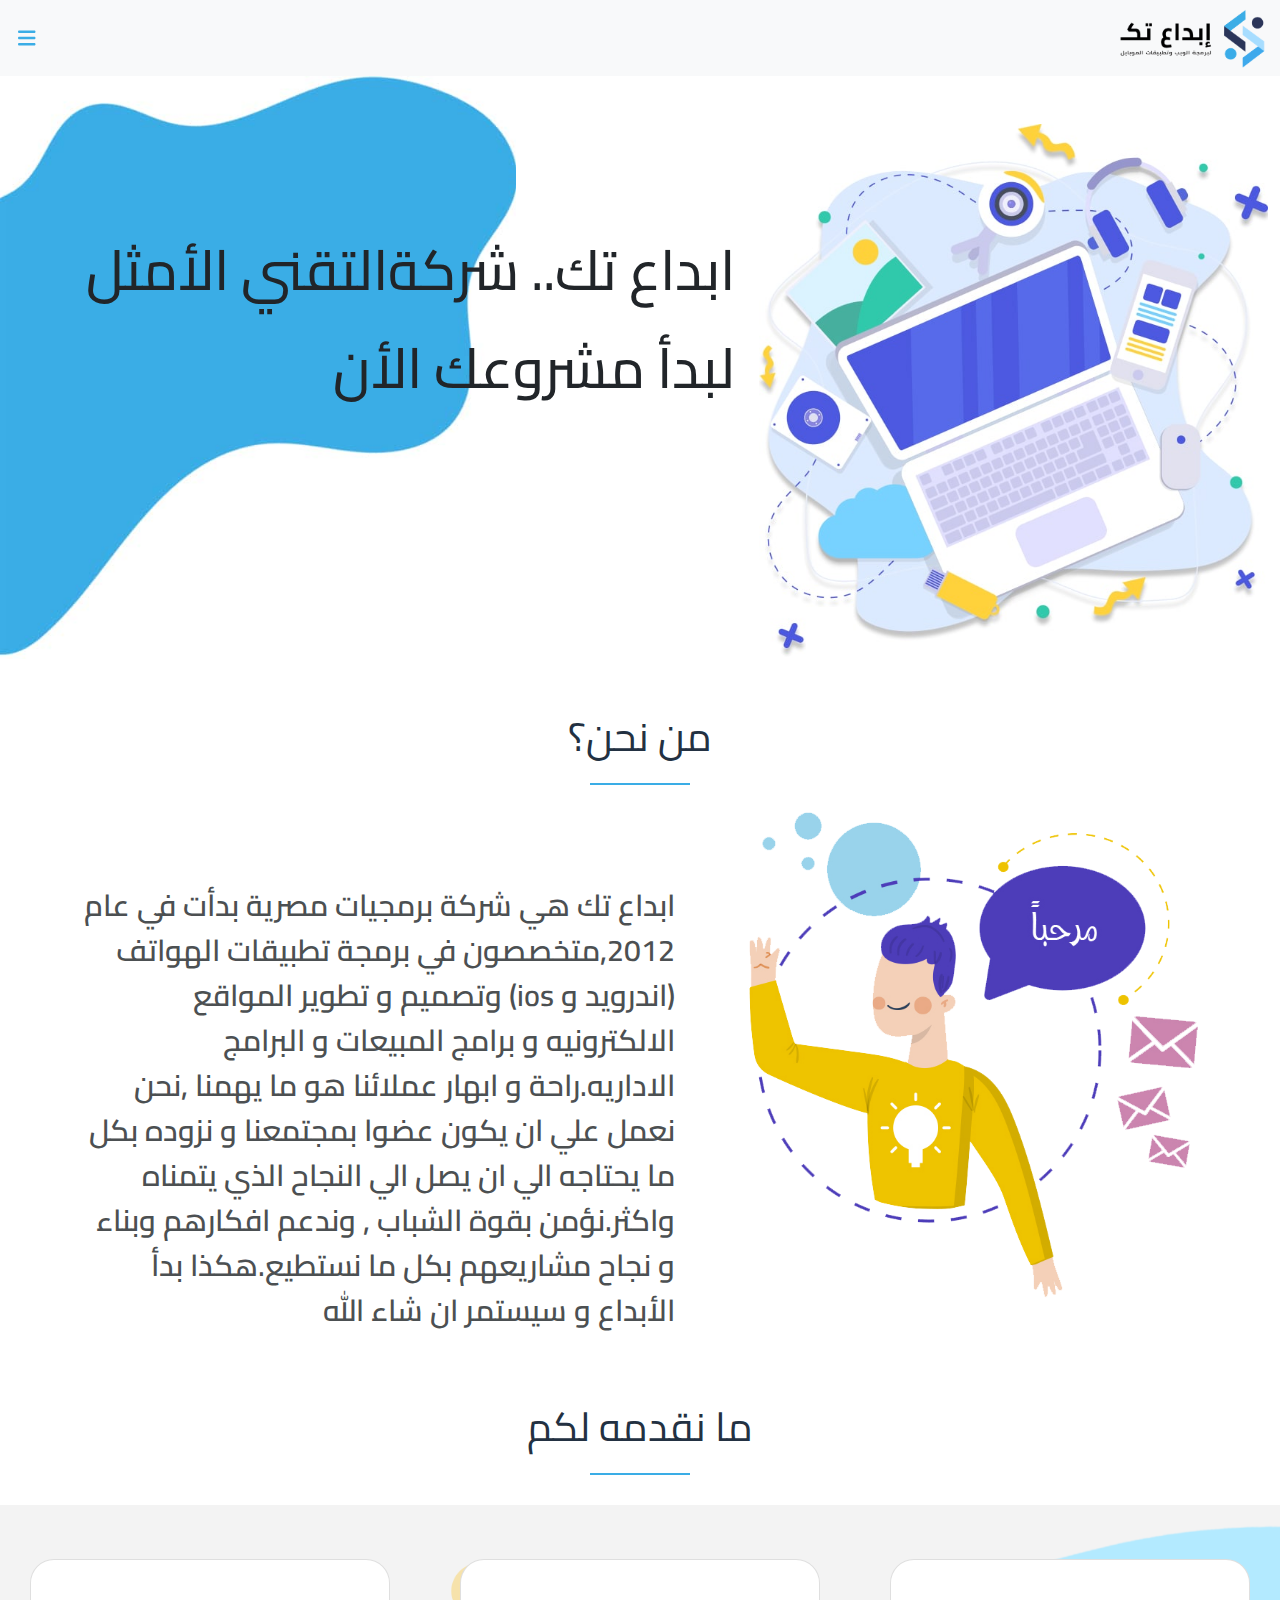
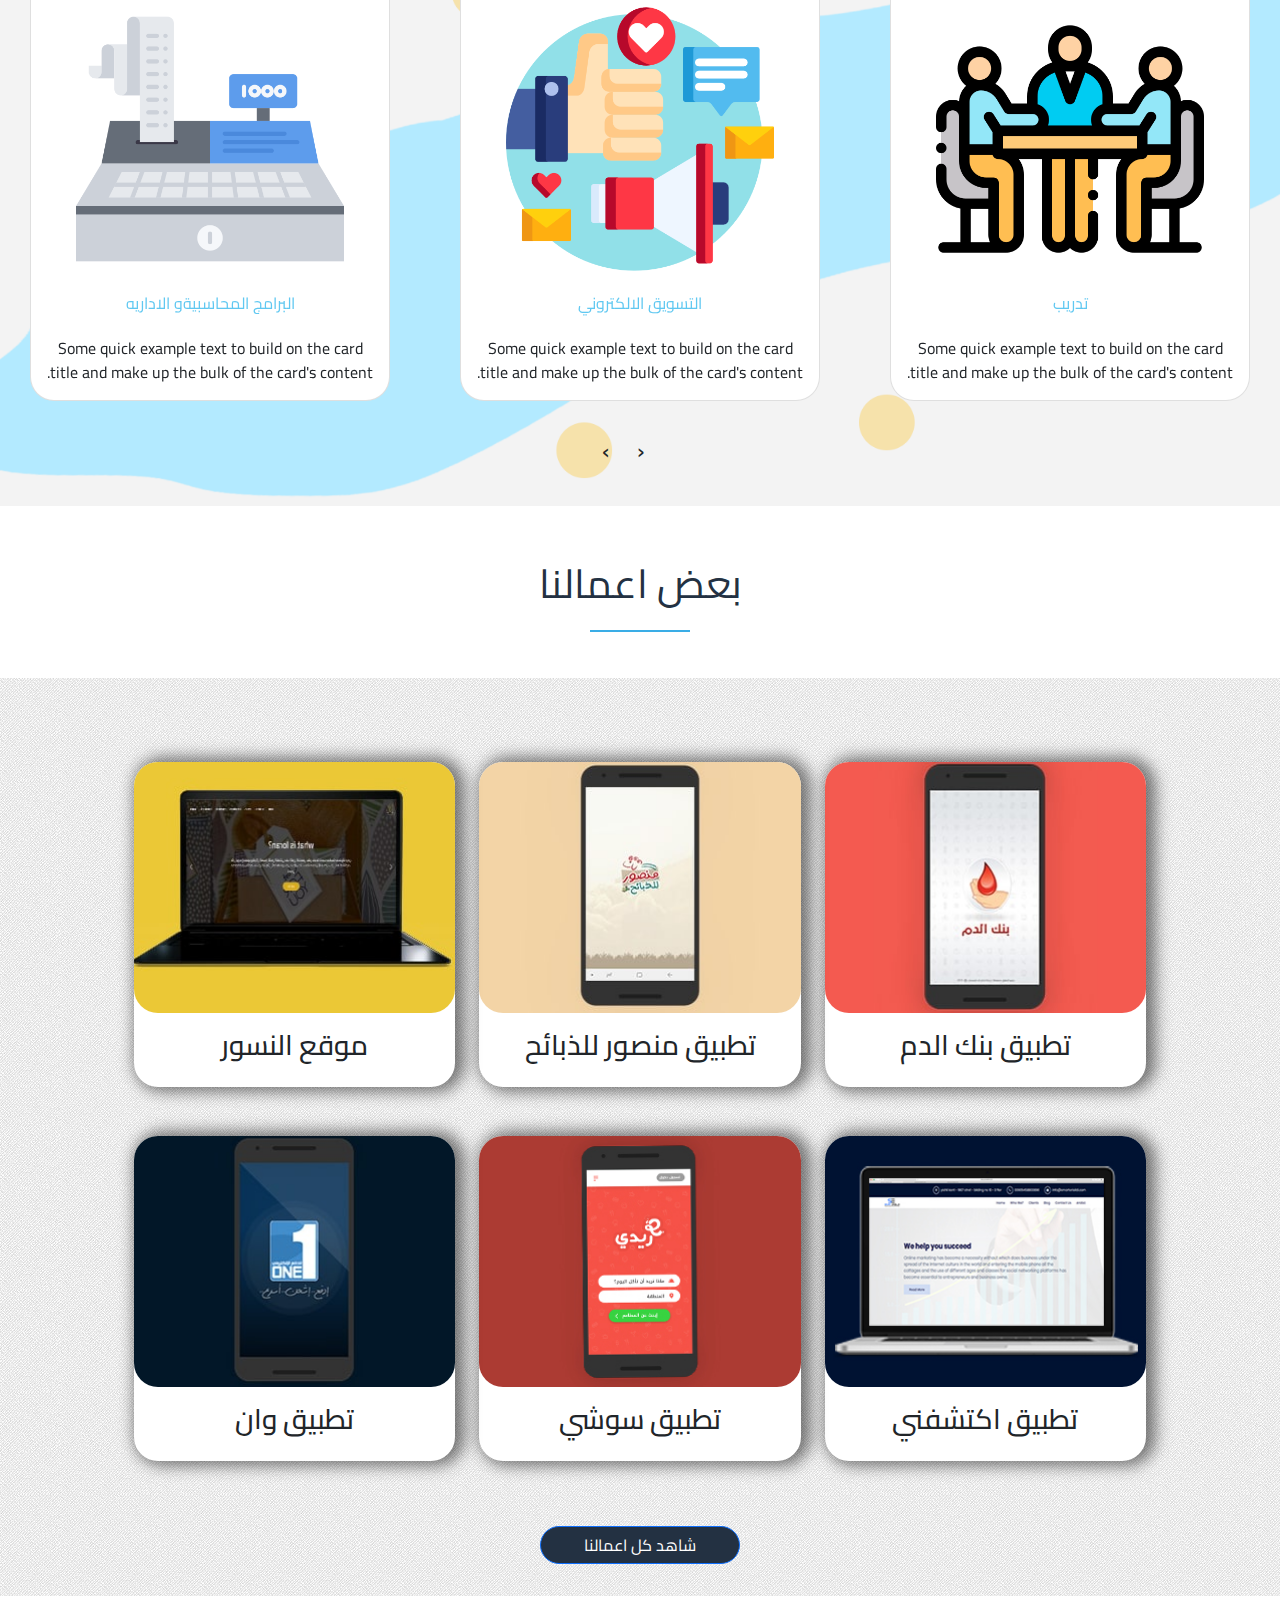
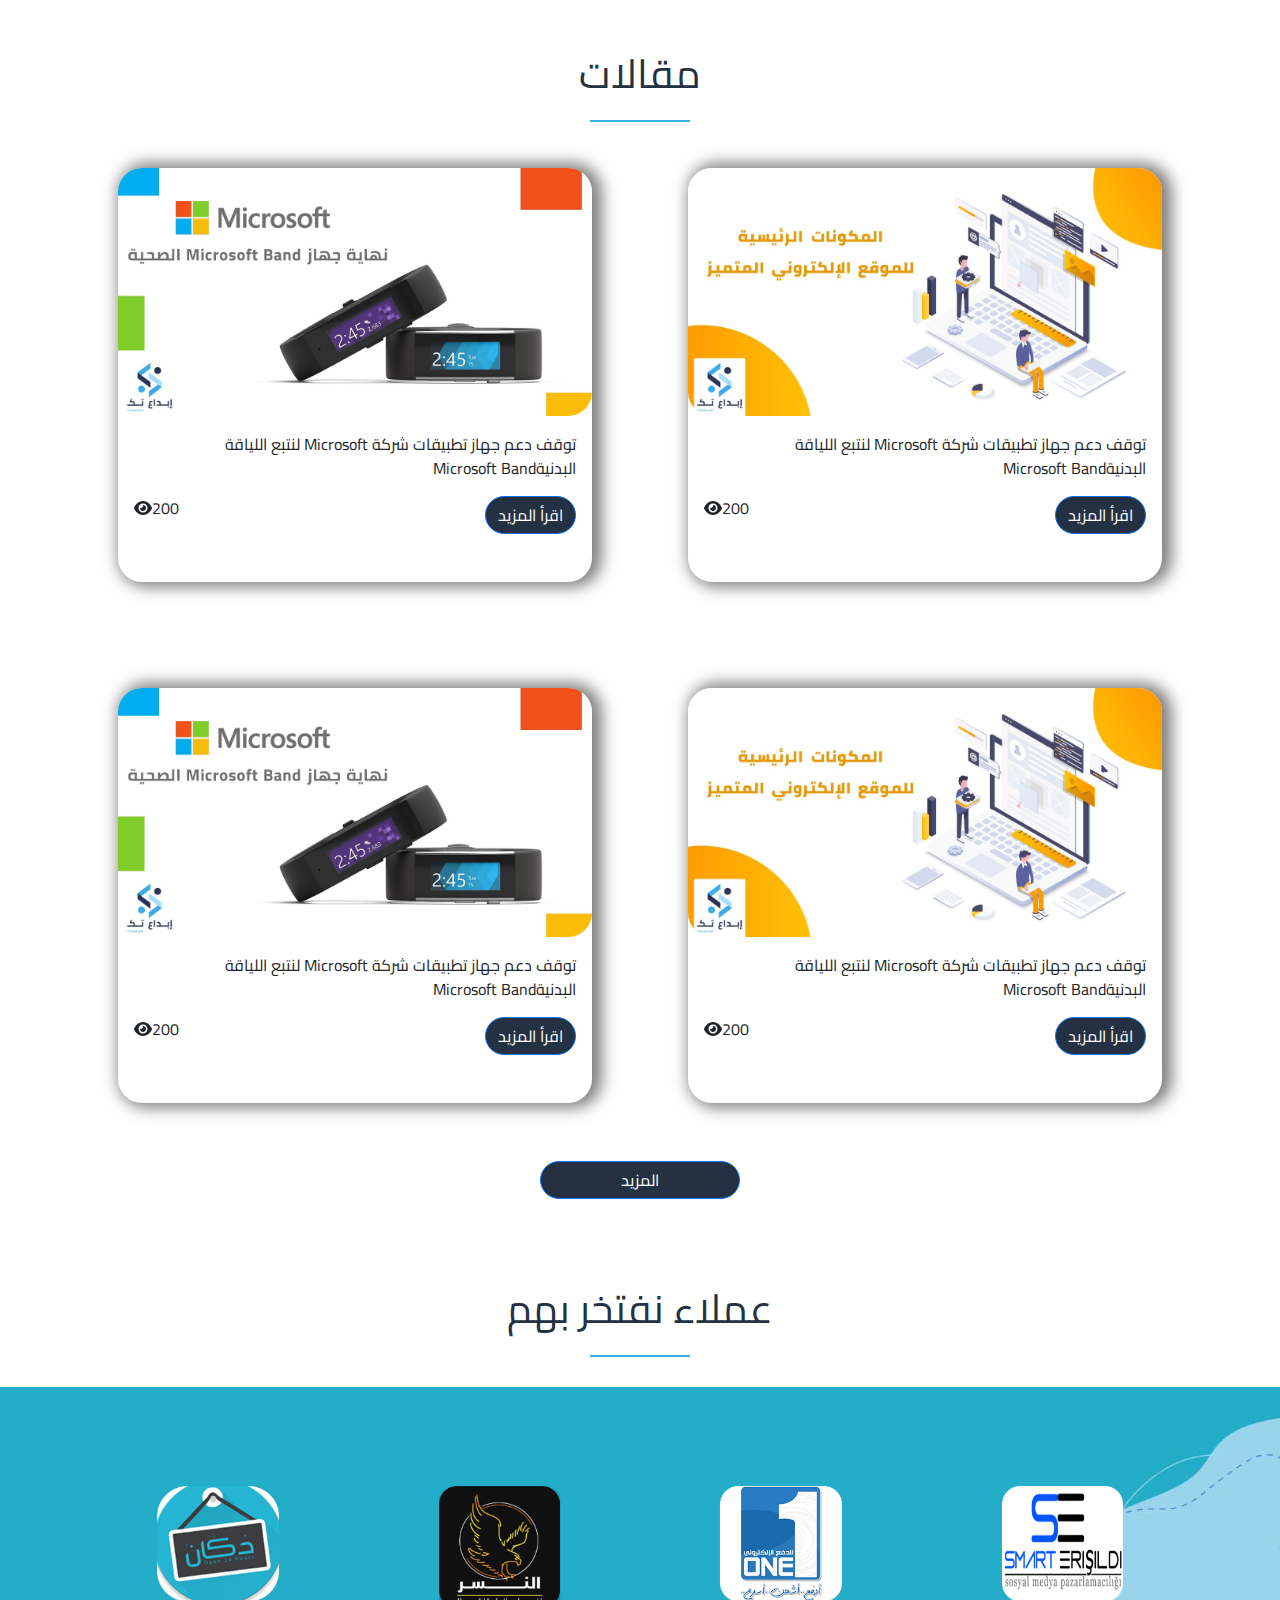
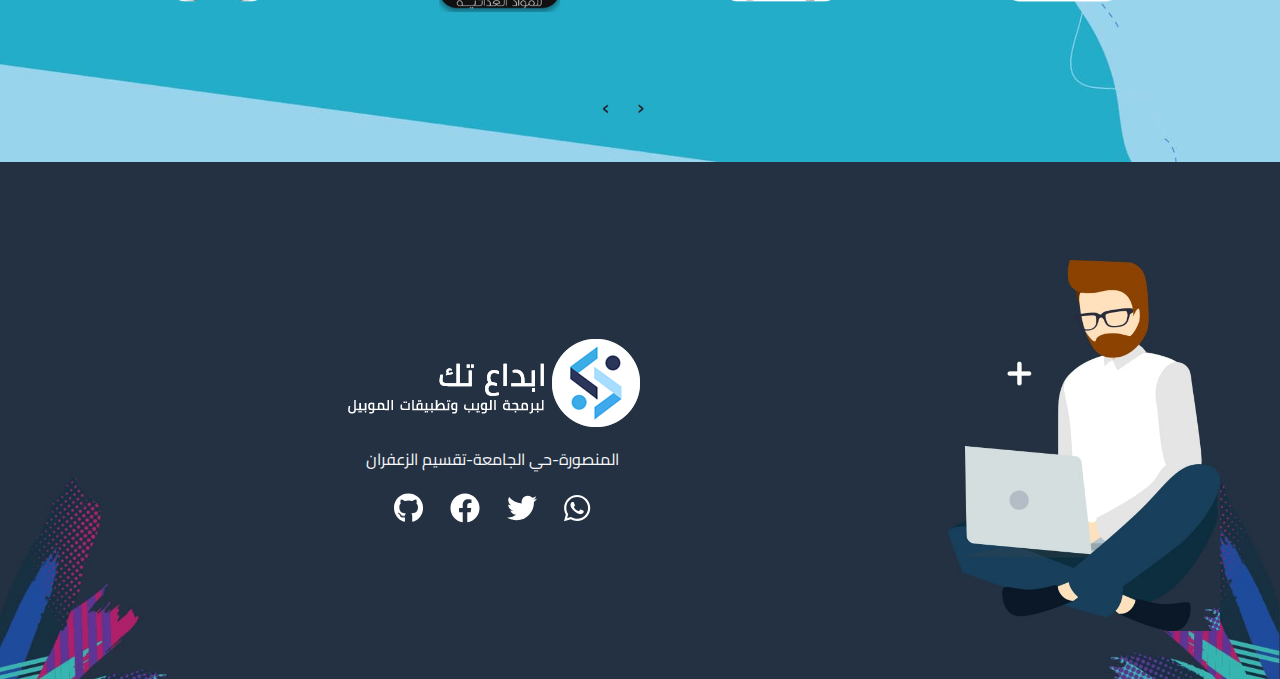
<file: index.html>
<!doctype html>
<html lang="ar" dir="rtl">

<head>
    <meta>
    <meta charset="UTF-8" />
    <meta http-equiv="X-UA-Compatible" content="IE=edge" />
    <meta name="viewport" content="width=device-width, initial-scale=1.0" />
    <link rel="stylesheet" href="assets/css/normal.css" />
    <link rel="stylesheet" href="assets/css/all.min.css" />
    <link rel="stylesheet" href="assets/css/bootstrap.min.css" />
    <link rel="stylesheet" href="assets/css/bootstrap.min.css.map" crossorigin />
    <link rel="preconnect" href="https://fonts.googleapis.com">
    <link rel="preconnect" href="https://fonts.gstatic.com" crossorigin>
    <link href="https://fonts.googleapis.com/css2?family=Cairo:wght@200;300;400;500;600;700;800;900;1000&display=swap" rel="stylesheet">
    <link rel="stylesheet" href="assets/plugins/owl-calrousel/assets/owl.carousel.min.css">
    <link rel="stylesheet" href="assets/plugins/owl-calrousel/assets/owl.theme.default.min.css">
    <link rel="stylesheet" href="assets/css/epd3.css" />
    <title>مرحبًا بالعالم!</title>
</head>

<body>

    <nav class="navbar navbar-collapse bg-light">
        <div class="container-fluid">
            <img src="assets/imgs/logo2.png">
            <button class="navbar-toggler" type="button" data-bs-toggle="collapse" data-bs-target="#navbarSupportedContent" aria-controls="navbarSupportedContent" aria-expanded="false" aria-label="Toggle navigation">
                <i class="fa-solid fa-bars"></i>
            </button>
            <div class="collapse navbar-collapse" id="navbarSupportedContent">
                <ul class="navbar-nav me-auto mb-2 mb-lg-0">
                    <li class="nav-item">
                        <a class="nav-link active" aria-current="page" href="#">Home</a>
                    </li>
                    <li class="nav-item">
                        <a class="nav-link" href="#">Link</a>
                    </li>
                    <li class="nav-item dropdown">
                        <a class="nav-link dropdown-toggle" href="#" role="button" data-bs-toggle="dropdown" aria-expanded="false">
                            Dropdown
                        </a>
                        <ul class="dropdown-menu">
                            <li><a class="dropdown-item" href="#">Action</a></li>
                            <li><a class="dropdown-item" href="#">Another action</a></li>
                            <li>
                                <hr class="dropdown-divider">
                            </li>
                            <li><a class="dropdown-item" href="#">Something else here</a></li>
                        </ul>
                    </li>
                    <li class="nav-item">
                        <a class="nav-link disabled">Disabled</a>
                    </li>
                </ul>
                <form class="d-flex" role="search">
                    <input class="form-control me-2" type="search" placeholder="Search" aria-label="Search">
                    <button class="btn btn-outline-success" type="submit">Search</button>
                </form>
            </div>
        </div>
    </nav>
    <div class="head">
        <div class="container-fluid">
            <div class="row text-md-center ">
                <div class="col-lg-5 mt-5 img">
                    <img src="assets/imgs/header.jpg" class="img-fluid">
                </div>
                <div class="col-lg-7 img-header">
                    <h1 class="">ابداع تك.. شركةالتقني الأمثل لبدأ مشروعك الأن</h1>
                </div>
            </div>
        </div>
    </div>
    <div class="we-are mt-5">
        <div class="titel text-center position-relative">
            <p class="heading">من نحن؟</p>
        </div>
        <div class="container">
            <div class="row">
                <div class="col-lg-5">
                    <img src="assets/imgs/who-are-we.png" class="img-fluid">
                </div>
                <div class="col-lg-7">
                    <p class="who-are-we  me-lg-5  ">ابداع تك هي شركة برمجيات مصرية بدأت في عام 2012,متخصصون في برمجة تطبيقات الهواتف (اندرويد و ios) وتصميم و تطوير المواقع الالكترونيه و برامج المبيعات و البرامج الاداريه.راحة و ابهار عملائنا هو ما يهمنا ,نحن نعمل علي ان يكون عضوا بمجتمعنا
                        و نزوده بكل ما يحتاجه الي ان يصل الي النجاح الذي يتمناه واكثر.نؤمن بقوة الشباب , وندعم افكارهم وبناء و نجاح مشاريعهم بكل ما نستطيع.هكذا بدأ الأبداع و سيستمر ان شاء الله</p>
                </div>
            </div>
        </div>
    </div>
    <div class=" servers mt-5 text-center">
        <div class="titel text-center position-relative">
            <p class="heading"> ما نقدمه لكم</p>
        </div>
        <div class="owl-carousel our-servers mt-5 pt-4">
            <div>
                <div class="card">
                    <img src="assets/imgs/training.png" class="card-img-top" alt="...">
                    <div class="card-body">
                        <h5 class="card-title"> تدريب</h5>
                        <p class="card-text">Some quick example text to build on the card title and make up the bulk of the card's content.</p>
                    </div>
                </div>
            </div>
            <div>
                <div class="card">
                    <img src="assets/imgs/social-markting.png" class="card-img-top" alt="...">
                    <div class="card-body">
                        <h5 class="card-title">التسويق الالكتروني</h5>
                        <p class="card-text">Some quick example text to build on the card title and make up the bulk of the card's content.</p>
                    </div>
                </div>
            </div>
            <div>
                <div class="card">
                    <img src="assets/imgs/cashier.png" class="card-img-top" alt="...">
                    <div class="card-body">
                        <h5 class="card-title">البرامج المحاسبيةو الاداريه</h5>
                        <p class="card-text">Some quick example text to build on the card title and make up the bulk of the card's content.</p>
                    </div>
                </div>
            </div>
            <div>
                <div class="card">
                    <img src="assets/imgs/design-one.png" class="card-img-top" alt="...">
                    <div class="card-body">
                        <h5 class="card-title"> التصميم </h5>
                        <p class="card-text">Some quick example text to build on the card title and make up the bulk of the card's content.</p>
                    </div>
                </div>
            </div>
            <div>
                <div class="card">
                    <img src="assets/imgs/training.png" class="card-img-top" alt="...">
                    <div class="card-body">
                        <h5 class="card-title">Card title</h5>
                        <p class="card-text">Some quick example text to build on the card title and make up the bulk of the card's content.</p>
                    </div>
                </div>
            </div>
            <div>
                <div class="card">
                    <img src="assets/imgs/training.png" class="card-img-top" alt="...">
                    <div class="card-body">
                        <h5 class="card-title">Card title</h5>
                        <p class="card-text">Some quick example text to build on the card title and make up the bulk of the card's content.</p>
                    </div>
                </div>
            </div>
            <div>
                <div class="card">
                    <img src="assets/imgs/training.png" class="card-img-top" alt="...">
                    <div class="card-body">
                        <h5 class="card-title">Card title</h5>
                        <p class="card-text">Some quick example text to build on the card title and make up the bulk of the card's content.</p>
                    </div>
                </div>
            </div>
        </div>
    </div>
    <div class="text-center works">
        <div class="titel  position-relative text-center p-5">
            <p class="heading">بعض اعمالنا</p>
        </div>
        <div class="our-project">
            <div class="container">
                <div class="row text-center  our-work">
                    <div class="col-lg-4 col-md-6 pt-4 m-auto">
                        <div class="card position-relative">
                            <a href="#"></a>
                            <img src="assets/imgs/blood-bank.jpg" class="card-img-top" alt="...">
                            <div class="card-body">
                                <h3 class="card-title">تطبيق بنك الدم</h3>
                            </div>
                        </div>
                    </div>
                    <div class="col-lg-4 col-md-6 pt-4 m-auto">
                        <div class="card position-relative">
                            <a href=""></a>
                            <img src="assets/imgs/mansor.jpg" class="card-img-top" alt="...">
                            <div class="card-body">
                                <h3 class="card-title">تطبيق منصور للذبائح</h3>
                            </div>
                        </div>
                    </div>
                    <div class="col-lg-4 col-md-6 pt-4 m-auto">
                        <div class="card position-relative">
                            <a href=""></a>
                            <img src="assets/imgs/elnesr-mockup.jpg" class="card-img-top" alt="...">
                            <div class="card-body">
                                <h3 class="card-title"> موقع النسور</h3>
                            </div>
                        </div>
                    </div>
                    <div class="col-lg-4 col-md-6 pt-4">
                        <div class="card position-relative">
                            <a href=""></a>
                            <img src="assets/imgs/smart.jpg" class="card-img-top" alt="...">
                            <div class="card-body">
                                <h3 class="card-title">تطبيق اكتشفني</h3>
                            </div>
                        </div>
                    </div>
                    <div class="col-lg-4 col-md-6 pt-4">
                        <div class="card position-relative">
                            <a href=""></a>
                            <img src="assets/imgs/toready.jpg " class="card-img-top" alt="...">
                            <div class="card-body">
                                <h3 class="card-title">تطبيق سوشي</h3>
                            </div>
                        </div>
                    </div>
                    <div class="col-lg-4 col-md-6 pt-4">
                        <div class="card position-relative">
                            <a href="project-page.html" target="_blank"></a>
                            <img src="assets/imgs/one-preview.jpg" class="card-img-top" alt="...">
                            <div class="card-body">
                                <h3 class="card-title">تطبيق وان</h3>
                            </div>
                        </div>
                    </div>
                </div>
                <a href="our-works.html" target="_blank" class="btn button rounded-pill  btn-primary">شاهد كل اعمالنا</a>
            </div>
        </div>
    </div>
    <div class="article mt-5">
        <div class="titel text-center position-relative">
            <p class="heading"> مقالات </p>
        </div>
        <div class="container">
            <div class="row ">
                <div class="col-lg-6 col-md-6 m-auto p-5">
                    <div class="card">
                        <img src="assets/imgs/web.jpg" class="card-img-top" alt="...">
                        <div class="card-body">
                            <p class="card-text">توقف دعم جهاز تطبيقات شركة Microsoft لنتبع اللياقة البدنيةMicrosoft Band</p>
                            <a href="the-article.html" target="_blank" class="btn button btn-primary rounded-pill w-auto">اقرأ المزيد</a>
                            <div class="svg">200<i class="fa-solid fa-eye"></i></div>
                        </div>
                    </div>
                </div>
                <div class="col-lg-6 col-md-6 m-auto p-5">
                    <div class="card">
                        <img src="assets/imgs/MICROsoft.jpg" class="card-img-top" alt="...">
                        <div class="card-body">
                            <p class="card-text">توقف دعم جهاز تطبيقات شركة Microsoft لنتبع اللياقة البدنيةMicrosoft Band</p>
                            <a href="the-article.html" target="_blank" class="btn button  btn-primary rounded-pill w-auto">اقرأ المزيد</a>
                            <div class="svg">200<i class="fa-solid fa-eye"></i></div>
                        </div>
                    </div>
                </div>
                <div class="col-lg-6 col-md-6 m-auto p-5">
                    <div class="card">
                        <img src="assets/imgs/web.jpg" class="card-img-top" alt="...">
                        <div class="card-body">
                            <p class="card-text">توقف دعم جهاز تطبيقات شركة Microsoft لنتبع اللياقة البدنيةMicrosoft Band</p>
                            <a href="the-article.html" target="_blank" class="btn  button btn-primary rounded-pill w-auto">اقرأ المزيد</a>
                            <div class="svg">200<i class="fa-solid fa-eye"></i></div>
                        </div>
                    </div>
                </div>
                <div class="col-lg-6 col-md-6 m-auto p-5">
                    <div class="card">
                        <img src="assets/imgs/MICROsoft.jpg" class="card-img-top" alt="...">
                        <div class="card-body">
                            <p class="card-text">توقف دعم جهاز تطبيقات شركة Microsoft لنتبع اللياقة البدنيةMicrosoft Band</p>
                            <a href="the-article.html" target="_blank" class="btn button  btn-primary rounded-pill w-auto">اقرأ المزيد</a>
                            <div class="svg">200<i class="fa-solid fa-eye"></i></div>
                        </div>
                    </div>
                </div>
            </div>
            <div class="text-center">
                <a href="article.html" target="_blank" class="btn button rounded-pill  btn-primary">المزيد</a>
            </div>
        </div>
    </div>
    <div class="client mt-5">
        <div class="titel text-center position-relative mb-5">
            <p class="heading">عملاء نفتخر بهم </p>
        </div>
        <div class="our-client">
            <div class="container">
                <div class="owl-carousel ourClient text-center pt-4">
                    <div>
                        <img src="assets/imgs/smart.png" alt="">
                    </div>
                    <div>
                        <img src="assets/imgs/one.png" alt="">
                    </div>
                    <div>
                        <img src="assets/imgs/elnesr.png" alt="">
                    </div>
                    <div>
                        <img src="assets/imgs/dokan.png" alt="">
                    </div>
                    <div>
                        <img src="assets/imgs/wow.png" alt="">
                    </div>
                    <div>
                        <img src="assets/imgs/gelato.png" alt="">
                    </div>
                    <div>
                        <img src="assets/imgs/rawaqq.png" alt="">
                    </div>
                </div>
            </div>
        </div>
    </div>
    <div class="footer p-5">
        <div class="container-fluid">
            <div class="row">
                <div class="col-lg-3 col-md-12 w">
                    <img src="assets/imgs/footer-vec.jpg" alt="">
                </div>
                <div class="col-lg-9 col-md-12 contact text-center">
                    <div>
                        <img src="assets/imgs/footer-logo3.png" alt="">
                    </div>
                    <div class="mt-3">
                        <p class="text-light">المنصورة-حي الجامعة-تقسيم الزعفران</p>
                    </div>
                    <div class="text-light icon">
                        <a href=""><i class="fa-brands fa-whatsapp"></i></a>
                        <a href=""><i class="fa-brands fa-twitter"></i></a>
                        <a href=""><i class="fa-brands fa-facebook"></i></a>
                        <a href=""><i class="fa-brands fa-github"></i></a>
                    </div>
                </div>
            </div>
        </div>
    </div>
    <script src="assets/js/jquery-3.6.1.min.js"></script>
    <script src="assets/js/bootstrap.bundle.min.js"></script>
    <script src="assets/js/all.min.js"></script>
    <script src="assets/plugins/owl-calrousel/owl.carousel.min.js"></script>
    <script src="assets/js/main.js"></script>

</body>

</html>
</file>
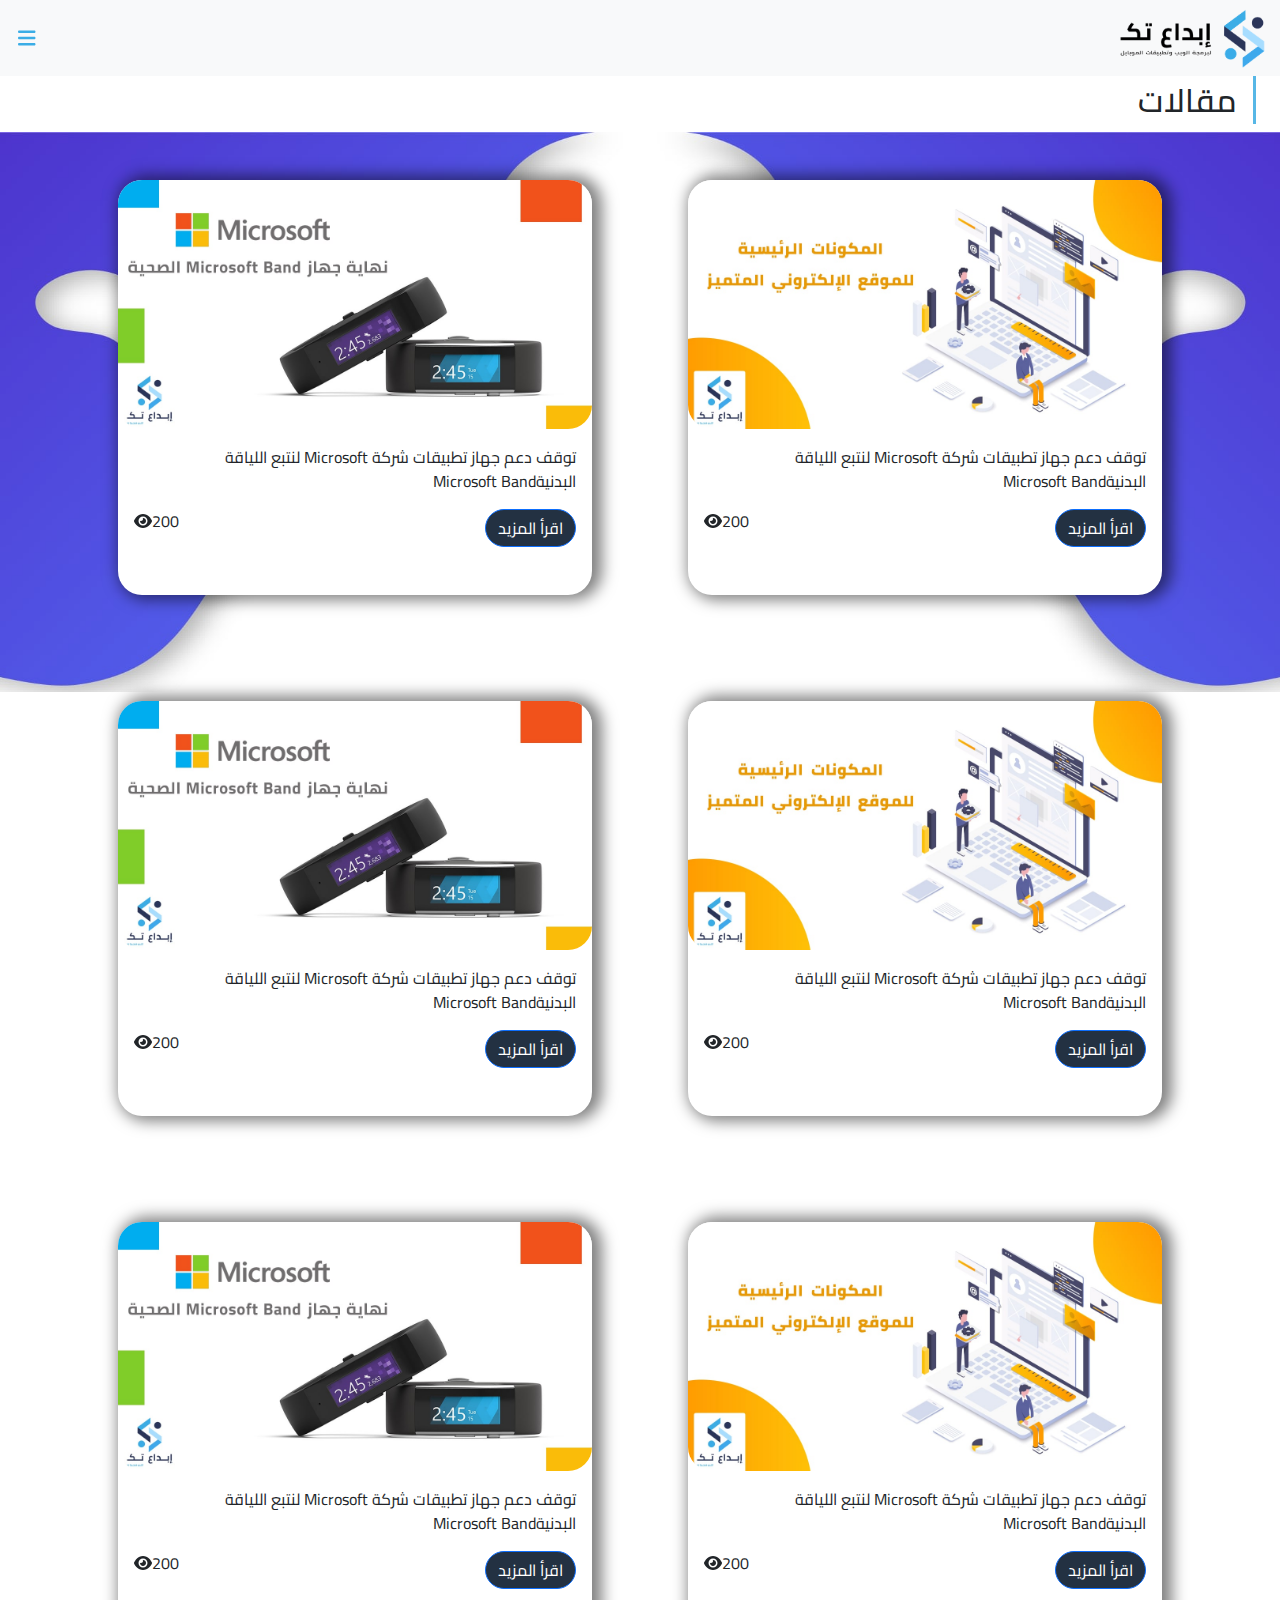
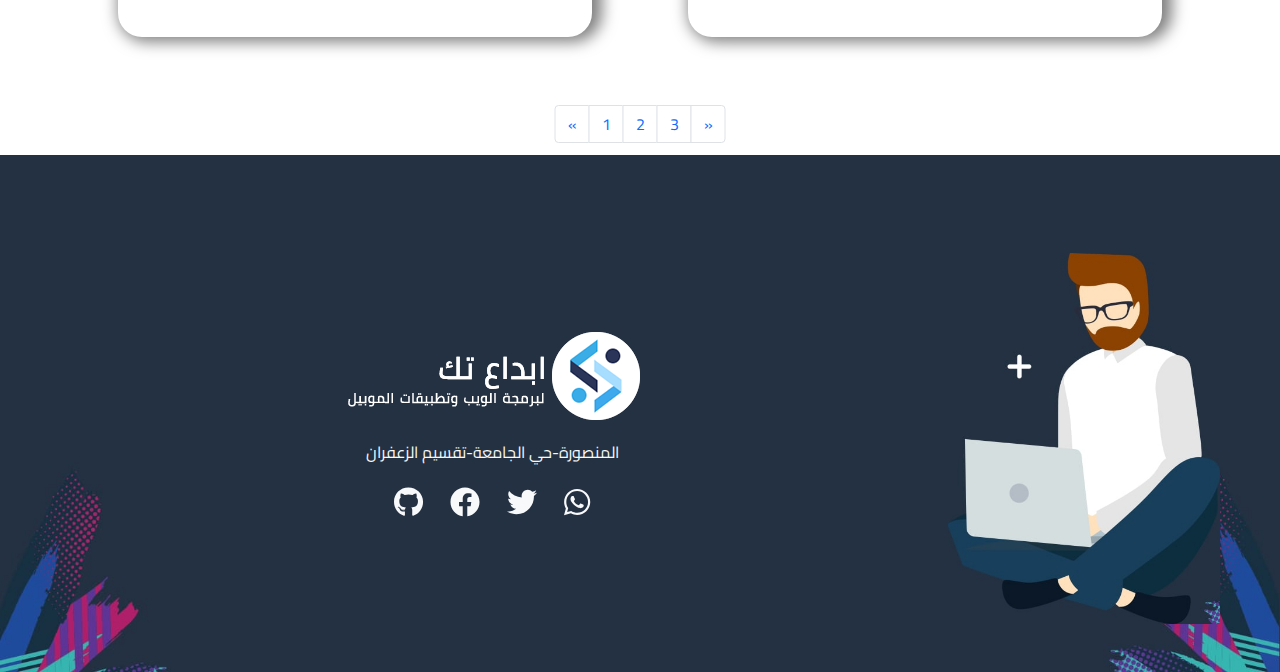
<file: article.html>
<!doctype html>
<html lang="ar" dir="rtl">

<head>
    <meta>
    <meta charset="UTF-8" />
    <meta http-equiv="X-UA-Compatible" content="IE=edge" />
    <meta name="viewport" content="width=device-width, initial-scale=1.0" />
    <link rel="stylesheet" href="assets/css/normal.css" />
    <link rel="stylesheet" href="assets/css/all.min.css" />
    <link rel="stylesheet" href="assets/css/bootstrap.min.css" />
    <link rel="stylesheet" href="assets/css/bootstrap.min.css.map" crossorigin />
    <link rel="preconnect" href="https://fonts.googleapis.com">
    <link rel="preconnect" href="https://fonts.gstatic.com" crossorigin>
    <link href="https://fonts.googleapis.com/css2?family=Cairo:wght@200;300;400;500;600;700;800;900;1000&display=swap" rel="stylesheet">
    <link rel="stylesheet" href="assets/plugins/owl-calrousel/assets/owl.carousel.min.css">
    <link rel="stylesheet" href="assets/plugins/owl-calrousel/assets/owl.theme.default.min.css">
    <link rel="stylesheet" href="assets/css/epd3.css">
    <title>مرحبًا بالعالم!</title>
</head>

<body>
    <nav class="navbar navbar-collapse bg-light">
        <div class="container-fluid">
            <img src="assets/imgs/logo2.png">
            <button class="navbar-toggler" type="button" data-bs-toggle="collapse" data-bs-target="#navbarSupportedContent" aria-controls="navbarSupportedContent" aria-expanded="false" aria-label="Toggle navigation">
                <i class="fa-solid fa-bars"></i>
            </button>
            <div class="collapse navbar-collapse" id="navbarSupportedContent">
                <ul class="navbar-nav me-auto mb-2 mb-lg-0">
                    <li class="nav-item">
                        <a class="nav-link active" aria-current="page" href="#">Home</a>
                    </li>
                    <li class="nav-item">
                        <a class="nav-link" href="#">Link</a>
                    </li>
                    <li class="nav-item dropdown">
                        <a class="nav-link dropdown-toggle" href="#" role="button" data-bs-toggle="dropdown" aria-expanded="false">
                            Dropdown
                        </a>
                        <ul class="dropdown-menu">
                            <li><a class="dropdown-item" href="#">Action</a></li>
                            <li><a class="dropdown-item" href="#">Another action</a></li>
                            <li>
                                <hr class="dropdown-divider">
                            </li>
                            <li><a class="dropdown-item" href="#">Something else here</a></li>
                        </ul>
                    </li>
                    <li class="nav-item">
                        <a class="nav-link disabled">Disabled</a>
                    </li>
                </ul>
                <form class="d-flex" role="search">
                    <input class="form-control me-2" type="search" placeholder="Search" aria-label="Search">
                    <button class="btn btn-outline-success" type="submit">Search</button>
                </form>
            </div>
        </div>
    </nav>
    <div class="article">

        <h2 class="me-4 pe-3"> مقالات </h2>

        <div class="our-articles">
            <div class="container ">
                <div class="row ">
                    <div class="col-lg-6 col-md-6 m-auto p-5">
                        <div class="card">
                            <img src="assets/imgs/web.jpg" class="card-img-top" alt="...">
                            <div class="card-body">
                                <p class="card-text">توقف دعم جهاز تطبيقات شركة Microsoft لنتبع اللياقة البدنيةMicrosoft Band</p>
                                <a href="the-article.html" class="btn button btn-primary rounded-pill w-auto">اقرأ المزيد</a>
                                <div class="svg">200<i class="fa-solid fa-eye"></i></div>
                            </div>
                        </div>
                    </div>
                    <div class="col-lg-6 col-md-6 m-auto p-5">
                        <div class="card">
                            <img src="assets/imgs/MICROsoft.jpg" class="card-img-top" alt="...">
                            <div class="card-body">
                                <p class="card-text">توقف دعم جهاز تطبيقات شركة Microsoft لنتبع اللياقة البدنيةMicrosoft Band</p>
                                <a href="the-article.html" class="btn button btn-primary rounded-pill w-auto">اقرأ المزيد</a>
                                <div class="svg">200<i class="fa-solid fa-eye"></i></div>
                            </div>
                        </div>
                    </div>
                    <div class="col-lg-6 col-md-6 m-auto p-5">
                        <div class="card">
                            <img src="assets/imgs/web.jpg" class="card-img-top" alt="...">
                            <div class="card-body">
                                <p class="card-text">توقف دعم جهاز تطبيقات شركة Microsoft لنتبع اللياقة البدنيةMicrosoft Band</p>
                                <a href="the-article.html" class="btn button btn-primary rounded-pill w-auto">اقرأ المزيد</a>
                                <div class="svg">200<i class="fa-solid fa-eye"></i></div>
                            </div>
                        </div>
                    </div>
                    <div class="col-lg-6 col-md-6 m-auto p-5">
                        <div class="card">
                            <img src="assets/imgs/MICROsoft.jpg" class="card-img-top" alt="...">
                            <div class="card-body">
                                <p class="card-text">توقف دعم جهاز تطبيقات شركة Microsoft لنتبع اللياقة البدنيةMicrosoft Band</p>
                                <a href="the-article.html" class="btn button btn-primary rounded-pill w-auto">اقرأ المزيد</a>
                                <div class="svg">200<i class="fa-solid fa-eye"></i></div>
                            </div>
                        </div>
                    </div>
                    <div class="col-lg-6 col-md-6 m-auto p-5">
                        <div class="card">
                            <img src="assets/imgs/web.jpg" class="card-img-top" alt="...">
                            <div class="card-body">
                                <p class="card-text">توقف دعم جهاز تطبيقات شركة Microsoft لنتبع اللياقة البدنيةMicrosoft Band</p>
                                <a href="the-article.html" class="btn button btn-primary rounded-pill w-auto">اقرأ المزيد</a>
                                <div class="svg">200<i class="fa-solid fa-eye"></i></div>
                            </div>
                        </div>
                    </div>
                    <div class="col-lg-6 col-md-6 m-auto p-5">
                        <div class="card">
                            <img src="assets/imgs/MICROsoft.jpg" class="card-img-top" alt="...">
                            <div class="card-body">
                                <p class="card-text">توقف دعم جهاز تطبيقات شركة Microsoft لنتبع اللياقة البدنيةMicrosoft Band</p>
                                <a href="the-article.html" class="btn button btn-primary rounded-pill w-auto">اقرأ المزيد</a>
                                <div class="svg">200<i class="fa-solid fa-eye"></i></div>
                            </div>
                        </div>
                    </div>
                </div>
            </div>
            <nav aria-label="Page navigation example text-center" dir="ltr" class="page-nav position-relative">
                <ul class="pagination">
                    <li class="page-item">
                        <a class="page-link" href="#" aria-label="Previous">
                            <span aria-hidden="true">&laquo;</span>
                        </a>
                    </li>
                    <li class="page-item">
                        <a class="page-link" href="#">1</a>
                    </li>
                    <li class="page-item">
                        <a class="page-link" href="#">2</a>
                    </li>
                    <li class="page-item">
                        <a class="page-link" href="#">3</a></li>
                    <li class="page-item">
                        <a class="page-link" href="#" aria-label="Next">
                            <span aria-hidden="true">&raquo;</span>
                        </a>
                    </li>
                </ul>
            </nav>
        </div>
    </div>
    <div class="footer p-5">
        <div class="container-fluid">
            <div class="row">
                <div class="col-lg-3 col-md-12 w">
                    <img src="assets/imgs/footer-vec.jpg" alt="">
                </div>
                <div class="col-lg-9 col-md-12 contact text-center">
                    <div>
                        <img src="assets/imgs/footer-logo3.png" alt="">
                    </div>
                    <div class="mt-3">
                        <p class="text-light">المنصورة-حي الجامعة-تقسيم الزعفران</p>
                    </div>
                    <div class="text-light icon">
                        <a><i class="fa-brands fa-whatsapp"></i></a>
                        <a><i class="fa-brands fa-twitter"></i></a>
                        <a><i class="fa-brands fa-facebook"></i></a>
                        <a><i class="fa-brands fa-github"></i></a>
                    </div>
                </div>
            </div>
        </div>
    </div>
    <script src="assets/js/jquery-3.6.1.min.js"></script>
    <script src="assets/js/bootstrap.bundle.min.js"></script>
    <script src="assets/js/all.min.js"></script>
    <script src="assets/plugins/owl-calrousel/owl.carousel.min.js"></script>
    <script src="assets/js/main.js"></script>

</body>

</html>
</file>
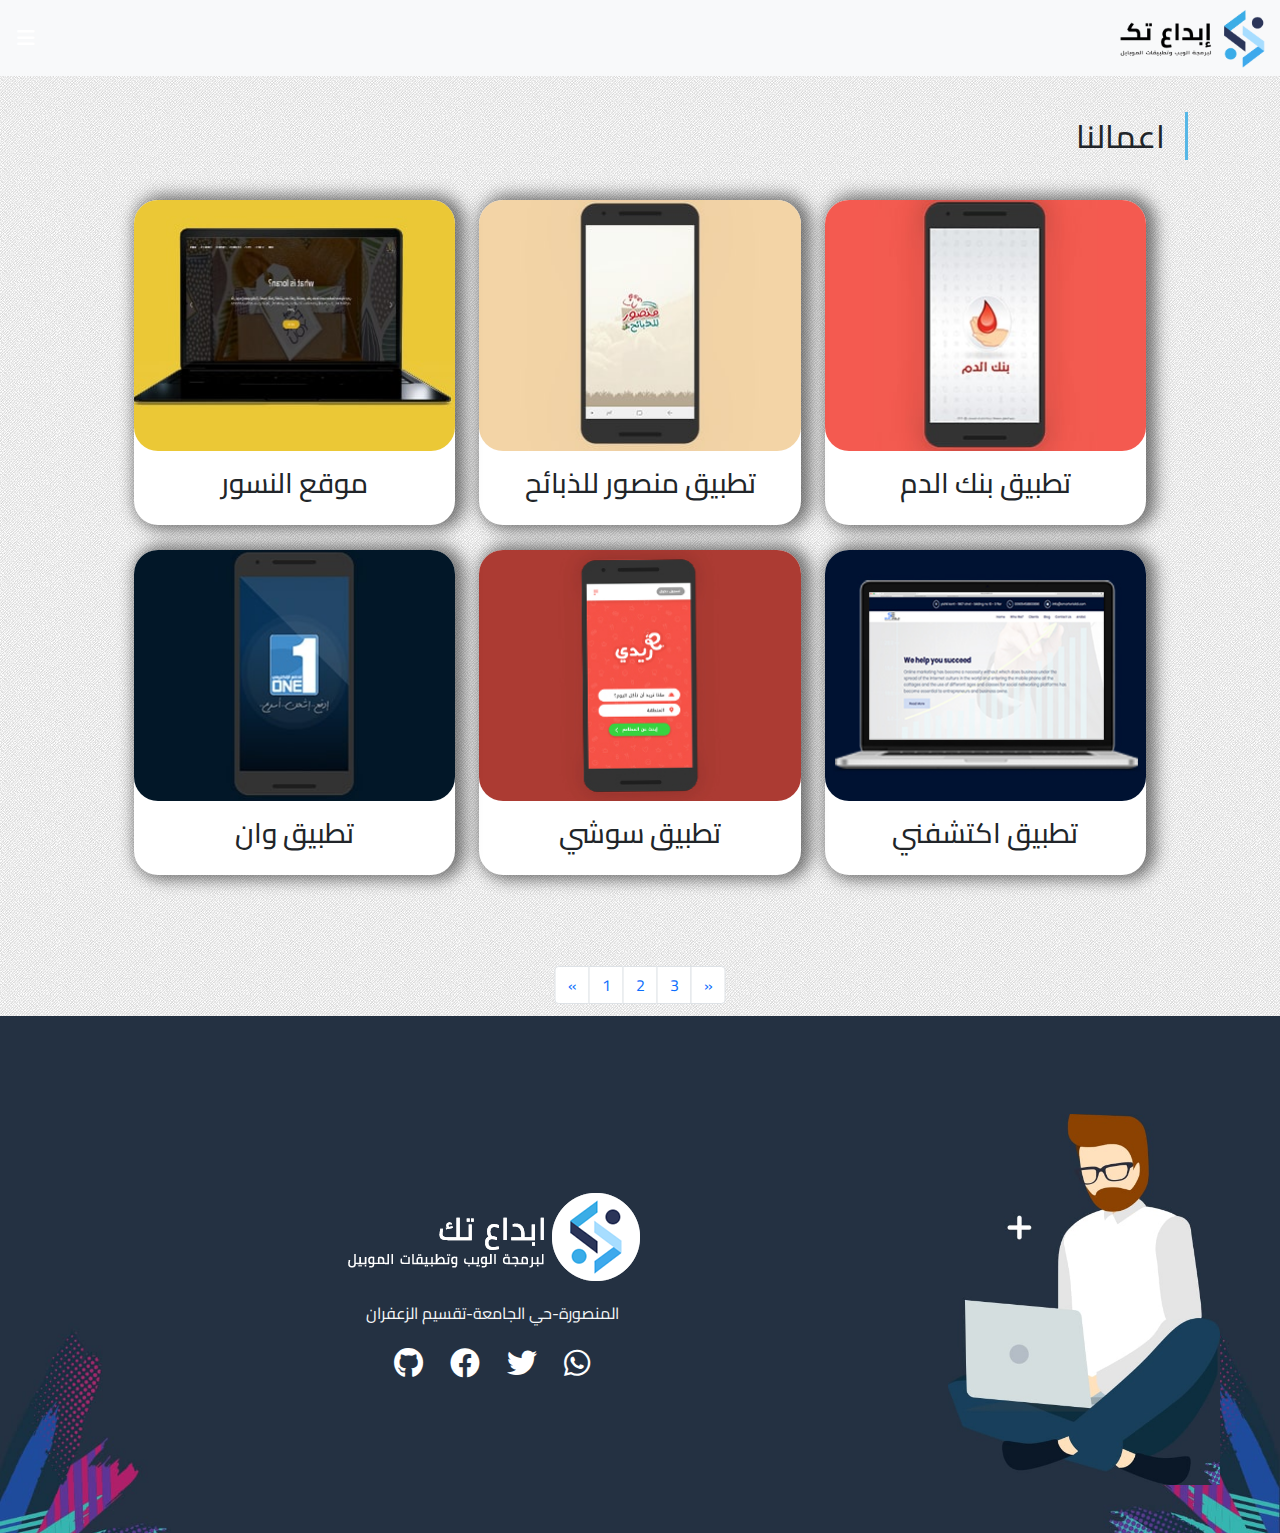
<file: our-works.html>
<!doctype html>
<html lang="ar" dir="rtl">

<head>
    <meta>
    <meta charset="UTF-8" />
    <meta http-equiv="X-UA-Compatible" content="IE=edge" />
    <meta name="viewport" content="width=device-width, initial-scale=1.0" />
    <link rel="stylesheet" href="assets/css/normal.css" />
    <link rel="stylesheet" href="assets/css/all.min.css" />
    <link rel="stylesheet" href="assets/css/bootstrap.min.css" />
    <link rel="stylesheet" href="assets/css/bootstrap.min.css.map" crossorigin />
    <link rel="preconnect" href="https://fonts.googleapis.com">
    <link rel="preconnect" href="https://fonts.gstatic.com" crossorigin>
    <link href="https://fonts.googleapis.com/css2?family=Cairo:wght@200;300;400;500;600;700;800;900;1000&display=swap" rel="stylesheet">
    <link rel="stylesheet" href="assets/plugins/owl-calrousel/assets/owl.carousel.min.css">
    <link rel="stylesheet" href="assets/plugins/owl-calrousel/assets/owl.theme.default.min.css">
    <link rel="stylesheet" href="assets/css/epd3.css" />
    <title>مرحبًا بالعالم!</title>
</head>

<body>
    <nav class="navbar navbar-collapse bg-light">
        <div class="container-fluid">
            <img src="assets/imgs/logo2.png">
            <button class="navbar-toggler" type="button" data-bs-toggle="collapse" data-bs-target="#navbarSupportedContent" aria-controls="navbarSupportedContent" aria-expanded="false" aria-label="Toggle navigation">
                <i class="fa-solid fa-bars"></i>
            </button>
            <div class="collapse navbar-collapse" id="navbarSupportedContent">
                <ul class="navbar-nav me-auto mb-2 mb-lg-0">
                    <li class="nav-item">
                        <a class="nav-link active" aria-current="page" href="#">Home</a>
                    </li>
                    <li class="nav-item">
                        <a class="nav-link" href="#">Link</a>
                    </li>
                    <li class="nav-item dropdown">
                        <a class="nav-link dropdown-toggle" href="#" role="button" data-bs-toggle="dropdown" aria-expanded="false">
                            Dropdown
                        </a>
                        <ul class="dropdown-menu">
                            <li><a class="dropdown-item" href="#">Action</a></li>
                            <li><a class="dropdown-item" href="#">Another action</a></li>
                            <li>
                                <hr class="dropdown-divider">
                            </li>
                            <li><a class="dropdown-item" href="#">Something else here</a></li>
                        </ul>
                    </li>
                    <li class="nav-item">
                        <a class="nav-link disabled">Disabled</a>
                    </li>
                </ul>
                <form class="d-flex" role="search">
                    <input class="form-control me-2" type="search" placeholder="Search" aria-label="Search">
                    <button class="btn btn-outline-success" type="submit">Search</button>
                </form>
            </div>
        </div>
    </nav>
    <div class="text-center works">
        <div class="our-project">
            <div class="container pt-3 pb-3">
                <h2>اعمالنا</h2>
                <div class="row text-center  our-work">
                    <div class="col-lg-4 col-md-6 ">
                        <div class="card position-relative">
                            <a href="#"></a>
                            <img src="assets/imgs/blood-bank.jpg" class="card-img-top" alt="...">
                            <div class="card-body">
                                <h3 class="card-title">تطبيق بنك الدم</h3>
                            </div>
                        </div>
                    </div>
                    <div class="col-lg-4 col-md-6 ">
                        <div class="card position-relative">
                            <a href=""></a>
                            <img src="assets/imgs/mansor.jpg" class="card-img-top" alt="...">
                            <div class="card-body">
                                <h3 class="card-title">تطبيق منصور للذبائح</h3>
                            </div>
                        </div>
                    </div>
                    <div class="col-lg-4 col-md-6 ">
                        <div class="card position-relative">
                            <a href=""></a>
                            <img src="assets/imgs/elnesr-mockup.jpg" class="card-img-top" alt="...">
                            <div class="card-body">
                                <h3 class="card-title"> موقع النسور</h3>
                            </div>
                        </div>
                    </div>
                    <div class="col-lg-4 col-md-6 ">
                        <div class="card position-relative">
                            <a href=""></a>
                            <img src="assets/imgs/smart.jpg" class="card-img-top" alt="...">
                            <div class="card-body">
                                <h3 class="card-title">تطبيق اكتشفني</h3>
                            </div>
                        </div>
                    </div>
                    <div class="col-lg-4 col-md-6 ">
                        <div class="card position-relative">
                            <a href=""></a>
                            <img src="assets/imgs/toready.jpg" class="card-img-top" alt="...">
                            <div class="card-body">
                                <h3 class="card-title">تطبيق سوشي</h3>
                            </div>

                        </div>
                    </div>
                    <div class="col-lg-4 col-md-6">
                        <div class="card position-relative">
                            <a href="project-page.html"></a>
                            <img src="assets/imgs/one-preview.jpg" class="card-img-top" alt="...">
                            <div class="card-body">
                                <h3 class="card-title">تطبيق وان</h3>
                            </div>
                        </div>
                    </div>
                </div>
            </div>
            <nav class="page-nav position-relative" aria-label="Page navigation example" dir="ltr">
                <ul class="pagination">
                    <li class="page-item">
                        <a class="page-link" href="#" aria-label="Previous">
                            <span aria-hidden="true">&laquo;</span>
                        </a>
                    </li>
                    <li class="page-item"><a class="page-link" href="#">1</a></li>
                    <li class="page-item"><a class="page-link" href="#">2</a></li>
                    <li class="page-item"><a class="page-link" href="#">3</a></li>
                    <li class="page-item">
                        <a class="page-link" href="#" aria-label="Next">
                            <span aria-hidden="true">&raquo;</span>
                        </a>
                    </li>
                </ul>
            </nav>
        </div>
    </div>
    <div class="footer p-5">
        <div class="container-fluid">
            <div class="row">
                <div class="col-lg-3 col-md-12 w">
                    <img src="assets/imgs/footer-vec.jpg" alt="">
                </div>
                <div class="col-lg-9 col-md-12 contact text-center">
                    <div>
                        <img src="assets/imgs/footer-logo3.png" alt="">
                    </div>
                    <div class="mt-3">
                        <p class="text-light">المنصورة-حي الجامعة-تقسيم الزعفران</p>
                    </div>
                    <div class="text-light icon">
                        <a href=""><i class="fa-brands fa-whatsapp"></i></a>
                        <a href=""><i class="fa-brands fa-twitter"></i></a>
                        <a href=""><i class="fa-brands fa-facebook"></i></a>
                        <a href=""><i class="fa-brands fa-github"></i></a>
                    </div>
                </div>
            </div>
        </div>
    </div>
</body>

</html>
</file>
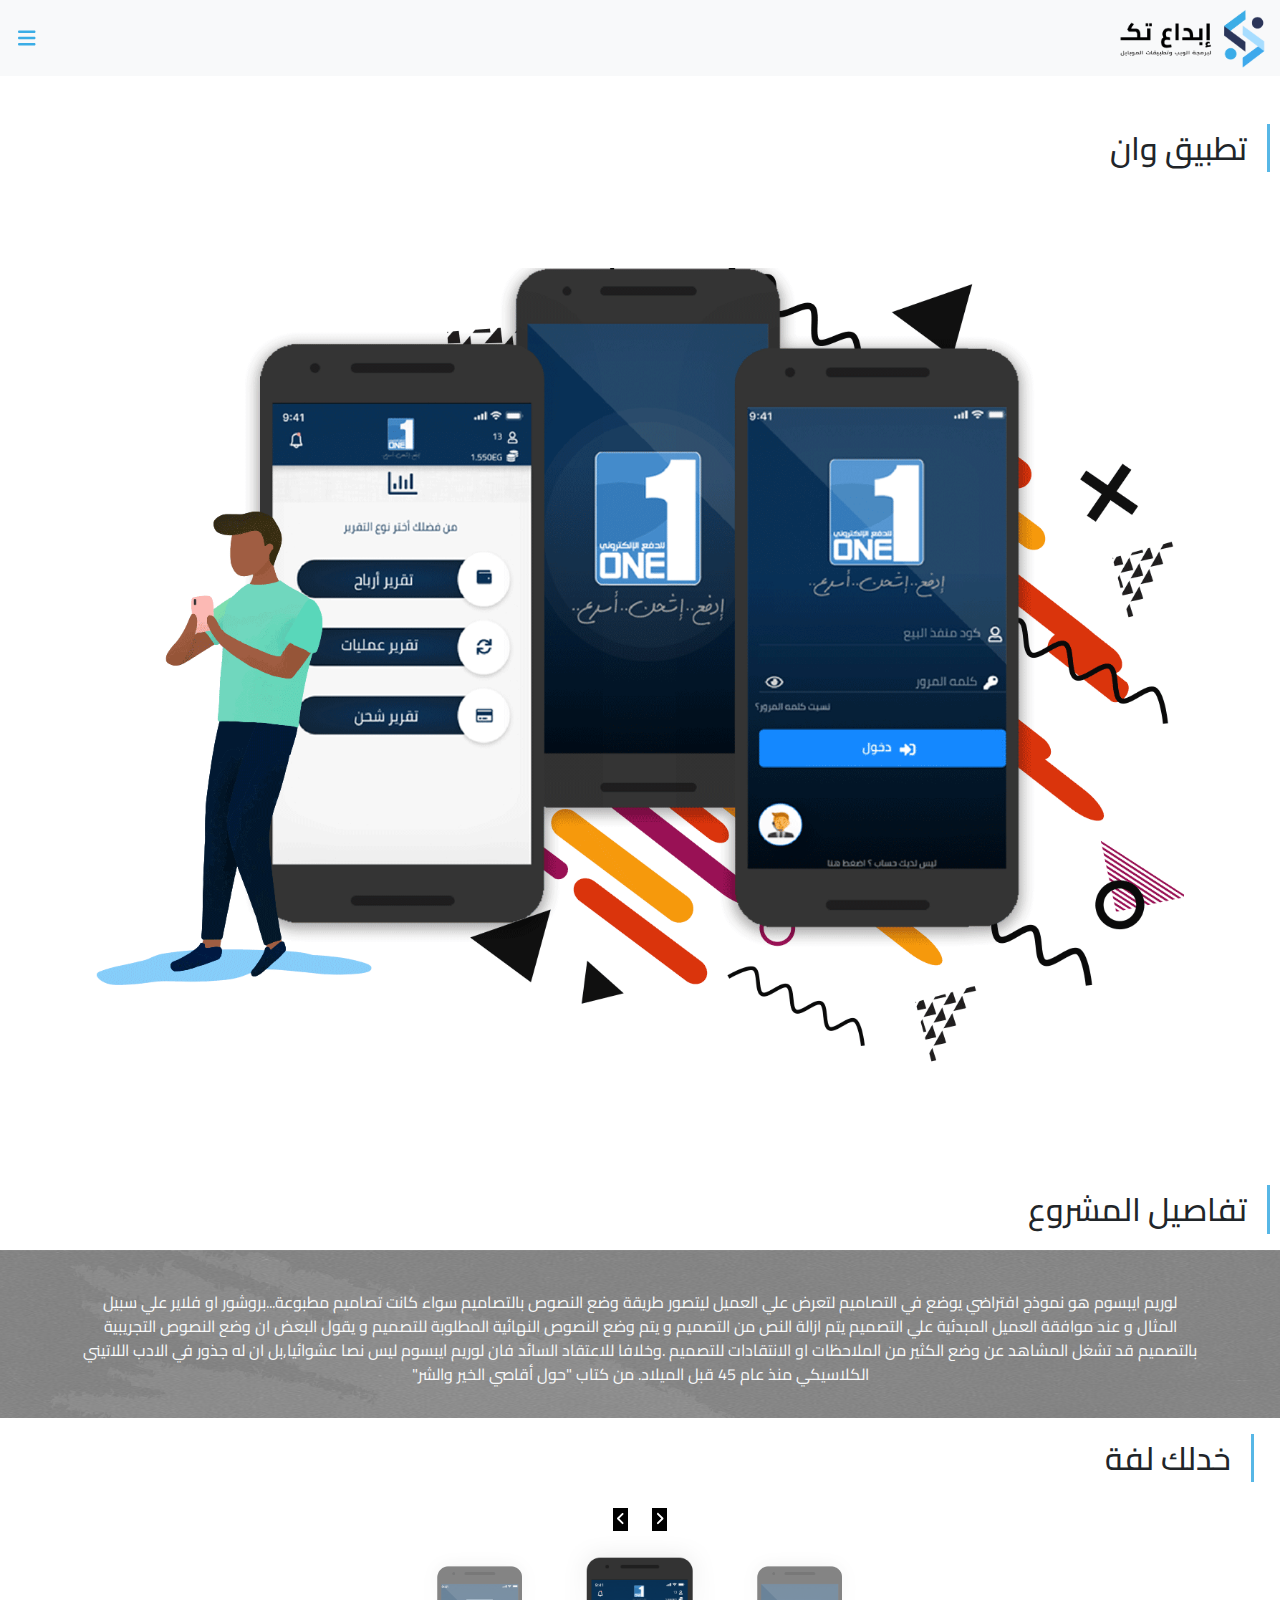
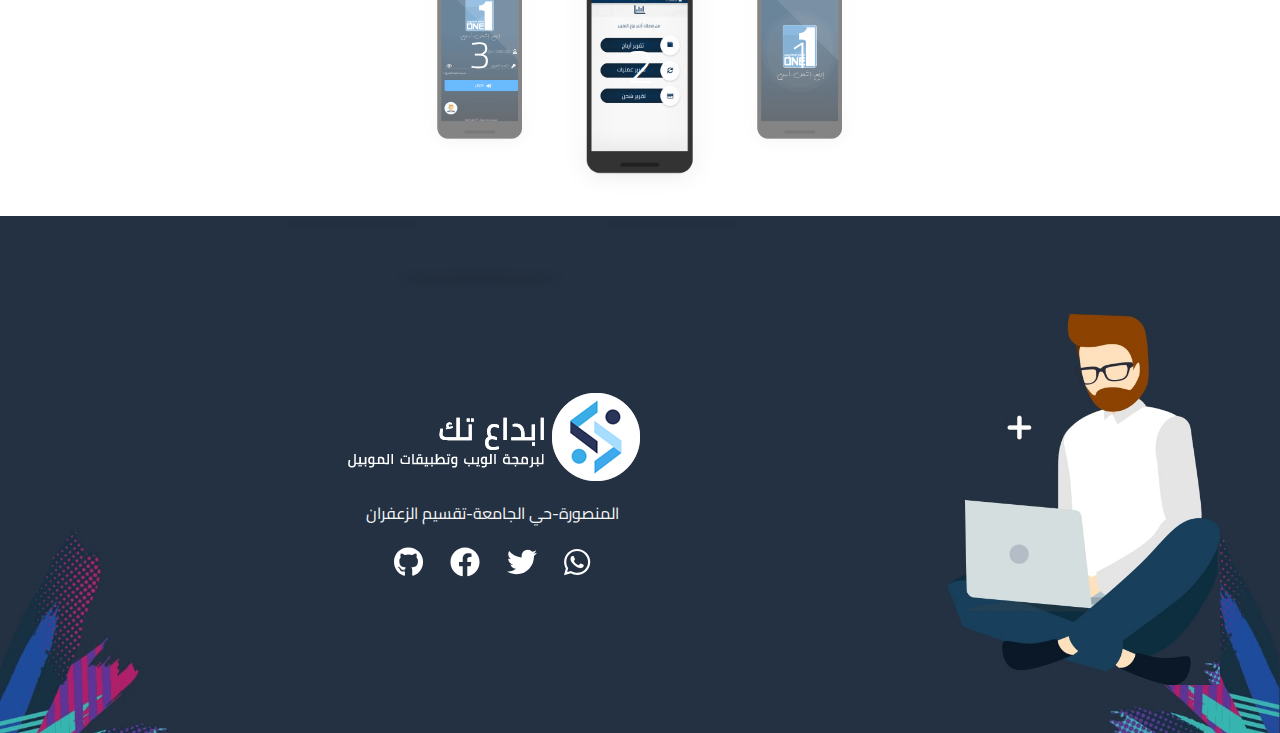
<file: project-page.html>
<!doctype html>
<html lang="ar" dir="rtl">

<head>
    <meta>
    <meta charset="UTF-8" />
    <meta http-equiv="X-UA-Compatible" content="IE=edge" />
    <meta name="viewport" content="width=device-width, initial-scale=1.0" />
    <link rel="stylesheet" href="assets/css/normal.css" />
    <link rel="stylesheet" href="assets/css/all.min.css" />
    <link rel="stylesheet" href="assets/css/bootstrap.min.css" />
    <link rel="stylesheet" href="assets/css/bootstrap.min.css.map" crossorigin />
    <link rel="preconnect" href="https://fonts.googleapis.com">
    <link rel="preconnect" href="https://fonts.gstatic.com" crossorigin>
    <link href="https://fonts.googleapis.com/css2?family=Cairo:wght@200;300;400;500;600;700;800;900;1000&display=swap" rel="stylesheet">
    <link rel="stylesheet" href="assets/plugins/owl-calrousel/assets/owl.carousel.min.css">
    <link rel="stylesheet" href="assets/plugins/owl-calrousel/assets/owl.theme.default.min.css">
    <link rel="stylesheet" href="assets/css/epd3.css" />
    <title>مرحبًا بالعالم!</title>
</head>

<body>
    <nav class="navbar navbar-collapse bg-light">
        <div class="container-fluid">
            <img src="assets/imgs/logo2.png">
            <button class="navbar-toggler" type="button" data-bs-toggle="collapse" data-bs-target="#navbarSupportedContent" aria-controls="navbarSupportedContent" aria-expanded="false" aria-label="Toggle navigation">
                <i class="fa-solid fa-bars"></i>
            </button>
            <div class="collapse navbar-collapse" id="navbarSupportedContent">
                <ul class="navbar-nav me-auto mb-2 mb-lg-0">
                    <li class="nav-item">
                        <a class="nav-link active" aria-current="page" href="#">Home</a>
                    </li>
                    <li class="nav-item">
                        <a class="nav-link" href="#">Link</a>
                    </li>
                    <li class="nav-item dropdown">
                        <a class="nav-link dropdown-toggle" href="#" role="button" data-bs-toggle="dropdown" aria-expanded="false">
                            Dropdown
                        </a>
                        <ul class="dropdown-menu">
                            <li><a class="dropdown-item" href="#">Action</a></li>
                            <li><a class="dropdown-item" href="#">Another action</a></li>
                            <li>
                                <hr class="dropdown-divider">
                            </li>
                            <li><a class="dropdown-item" href="#">Something else here</a></li>
                        </ul>
                    </li>
                    <li class="nav-item">
                        <a class="nav-link disabled">Disabled</a>
                    </li>
                </ul>
                <form class="d-flex" role="search">
                    <input class="form-control me-2" type="search" placeholder="Search" aria-label="Search">
                    <button class="btn btn-outline-success" type="submit">Search</button>
                </form>
            </div>
        </div>
    </nav>
    <div class="one-app mt-5 text-center">
        <h2>تطبيق وان</h2>
        <div class="m-5 p-5 mt-5">
            <img src="assets/imgs/project-preview-header.png" alt="">
        </div>
    </div>
    <div class="details">
        <h2>تفاصيل المشروع</h2>
        <div class=" project-details p-3 mt-3">
            <div class="container text-center">
                <p class="w-100 pt-4 text-light">لوريم ايبسوم هو نموذج افتراضي يوضع في التصاميم لتعرض علي العميل ليتصور طريقة وضع النصوص بالتصاميم سواء كانت تصاميم مطبوعة...بروشور او فلاير علي سبيل المثال و عند موافقة العميل المبدئية علي التصميم يتم ازالة النص من التصميم و يتم وضع النصوص
                    النهائية المطلوبة للتصميم و يقول البعض ان وضع النصوص التجريبية بالتصميم قد تشغل المشاهد عن وضع الكثير من الملاحظات او الانتقادات للتصميم .وخلافا للاعتقاد السائد فان لوريم ايبسوم ليس نصا عشوائيا,بل ان له جذور في الادب اللاتيني الكلاسيكي
                    منذ عام 45 قبل الميلاد. من كتاب "حول أقاصي الخير والشر"
                </p>
            </div>
        </div>
    </div>
    <div class="carousel m-3">
        <h2>خدلك لفة</h2>
        <div class="text-center mt-4">
            <button><i class="fa-solid fa-angle-right right"></i></button>
            <button><i class="fa-solid fa-angle-left left"></i></button>
        </div>
        <div class="card-carousel ">
            <div class="my-card">
                <img src="assets/imgs/slide-one.png">
            </div>
            <div class="my-card">
                <img src="assets/imgs/Slider-two.png">
            </div>
            <div class="my-card">
                <img src="assets/imgs/slider-three.png">
            </div>
            <div class="my-card">
                <img src="assets/imgs/Slider-four.png">
            </div>
        </div>
    </div>
    <div class="footer p-5">
        <div class="container-fluid">
            <div class="row">
                <div class="col-lg-3 col-md-12 w">
                    <img src="assets/imgs/footer-vec.jpg" alt="">
                </div>
                <div class="col-lg-9 col-md-12 contact text-center">
                    <div>
                        <img src="assets/imgs/footer-logo3.png" alt="">
                    </div>
                    <div class="mt-3">
                        <p class="text-light">المنصورة-حي الجامعة-تقسيم الزعفران</p>
                    </div>
                    <div class="text-light icon">
                        <a href=""><i class="fa-brands fa-whatsapp"></i></a>
                        <a href=""><i class="fa-brands fa-twitter"></i></a>
                        <a href=""><i class="fa-brands fa-facebook"></i></a>
                        <a href=""><i class="fa-brands fa-github"></i></a>
                    </div>
                </div>
            </div>
        </div>
    </div>
    <script src="assets/js/jquery-3.6.1.min.js"></script>
    <script src="assets/js/bootstrap.bundle.min.js"></script>
    <script src="assets/js/all.min.js"></script>
    <script src="https://code.jquery.com/jquery-3.3.1.min.js" integrity="sha384-tsQFqpEReu7ZLhBV2VZlAu7zcOV+rXbYlF2cqB8txI/8aZajjp4Bqd+V6D5IgvKT" crossorigin="anonymous">
    </script>
    <script src="assets/plugins/owl-calrousel/owl.carousel.min.js"></script>
    <script src="assets/js/main.js"></script>

</body>

</html>
</file>
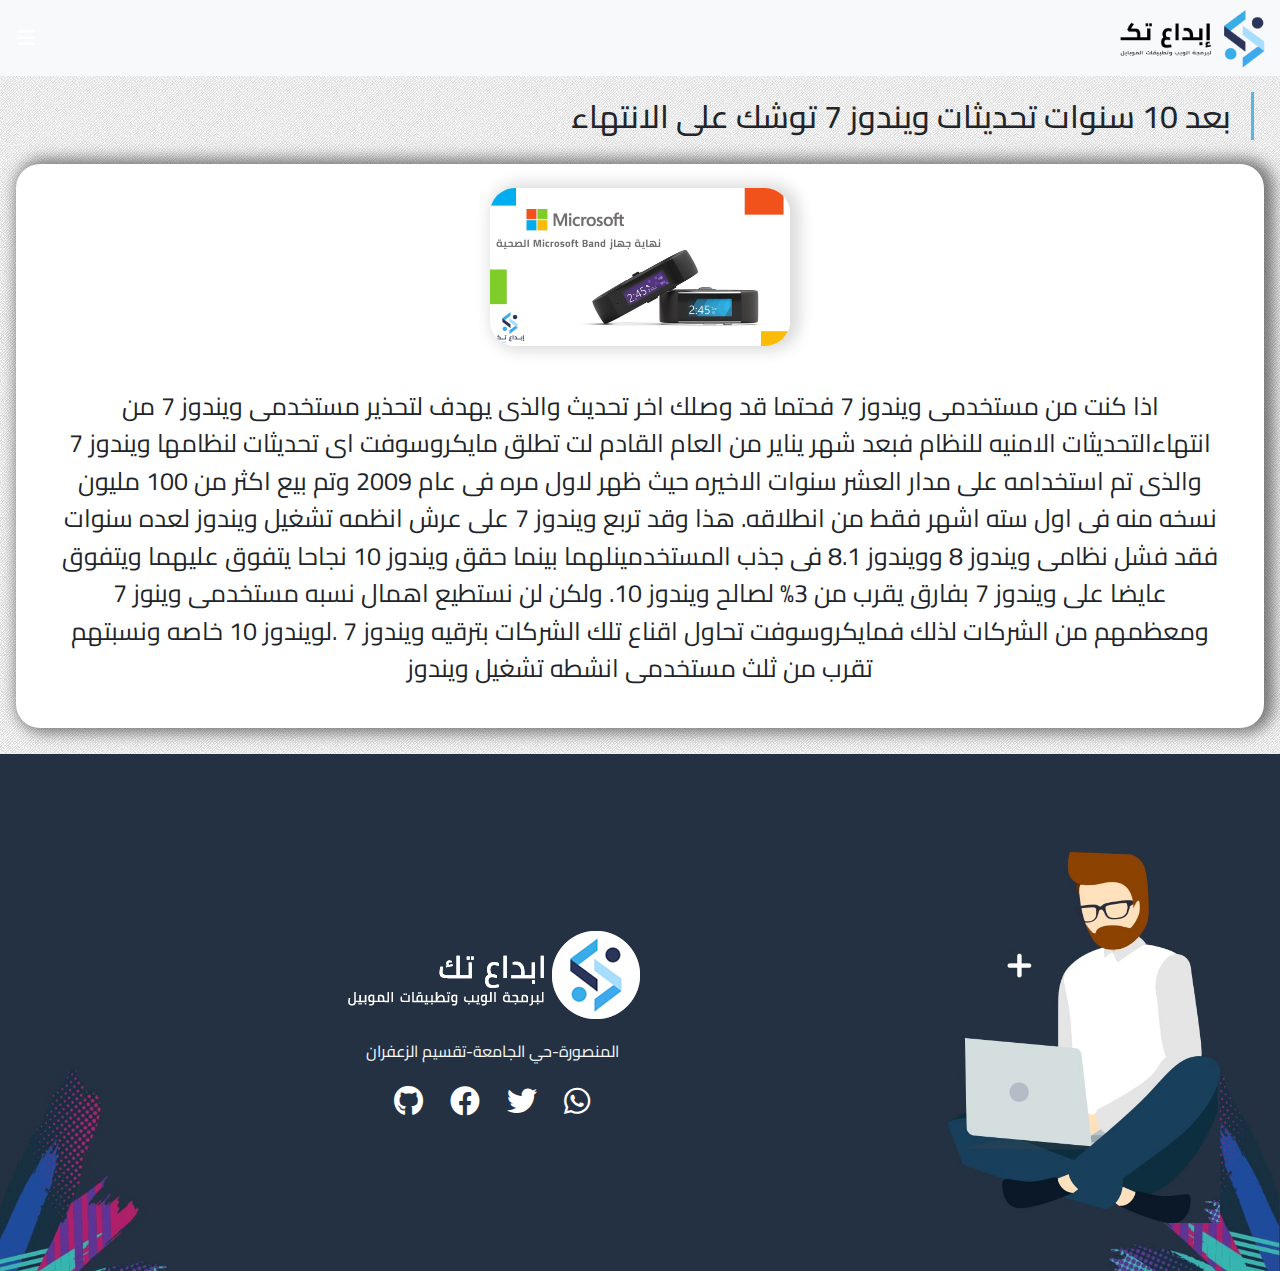
<file: the-article.html>
<!doctype html>
<html lang="ar" dir="rtl">

<head>
    <meta>
    <meta charset="UTF-8" />
    <meta http-equiv="X-UA-Compatible" content="IE=edge" />
    <meta name="viewport" content="width=device-width, initial-scale=1.0" />
    <link rel="stylesheet" href="assets/css/normal.css" />
    <link rel="stylesheet" href="assets/css/all.min.css" />
    <link rel="stylesheet" href="assets/css/bootstrap.min.css" />
    <link rel="stylesheet" href="assets/css/bootstrap.min.css.map" crossorigin />
    <link rel="preconnect" href="https://fonts.googleapis.com">
    <link rel="preconnect" href="https://fonts.gstatic.com" crossorigin>
    <link href="https://fonts.googleapis.com/css2?family=Cairo:wght@200;300;400;500;600;700;800;900;1000&display=swap" rel="stylesheet">
    <link rel="stylesheet" href="assets/plugins/owl-calrousel/assets/owl.carousel.min.css">
    <link rel="stylesheet" href="assets/plugins/owl-calrousel/assets/owl.theme.default.min.css">
    <link rel="stylesheet" href="assets/css/epd3.css" />
    <title>مرحبًا بالعالم!</title>
</head>

<body>

    <nav class="navbar navbar-collapse bg-light">
        <div class="container-fluid">
            <img src="assets/imgs/logo2.png">
            <button class="navbar-toggler" type="button" data-bs-toggle="collapse" data-bs-target="#navbarSupportedContent" aria-controls="navbarSupportedContent" aria-expanded="false" aria-label="Toggle navigation">
                <i class="fa-solid fa-bars"></i>
            </button>
            <div class="collapse navbar-collapse" id="navbarSupportedContent">
                <ul class="navbar-nav me-auto mb-2 mb-lg-0">
                    <li class="nav-item">
                        <a class="nav-link active" aria-current="page" href="#">Home</a>
                    </li>
                    <li class="nav-item">
                        <a class="nav-link" href="#">Link</a>
                    </li>
                    <li class="nav-item dropdown">
                        <a class="nav-link dropdown-toggle" href="#" role="button" data-bs-toggle="dropdown" aria-expanded="false">
                            Dropdown
                        </a>
                        <ul class="dropdown-menu">
                            <li><a class="dropdown-item" href="#">Action</a></li>
                            <li><a class="dropdown-item" href="#">Another action</a></li>
                            <li>
                                <hr class="dropdown-divider">
                            </li>
                            <li><a class="dropdown-item" href="#">Something else here</a></li>
                        </ul>
                    </li>
                    <li class="nav-item">
                        <a class="nav-link disabled">Disabled</a>
                    </li>
                </ul>
                <form class="d-flex" role="search">
                    <input class="form-control me-2" type="search" placeholder="Search" aria-label="Search">
                    <button class="btn btn-outline-success" type="submit">Search</button>
                </form>
            </div>
        </div>
    </nav>
    <div class="our-project p-3 ">
        <h2>بعد 10 سنوات تحديثات ويندوز 7 توشك على الانتهاء</h2>
        <div class="card text-center mt-4">
            <img src="assets/imgs/MICROsoft.jpg " class="card-img-top  m-auto mt-4 round" alt="...">
            <div class="card-body">
                <p class="card-text art">اذا كنت من مستخدمى ويندوز 7 فحتما قد وصلك اخر تحديث والذى يهدف لتحذير مستخدمى ويندوز 7 من انتهاءالتحديثات الامنيه للنظام فبعد شهر يناير من العام القادم لت تطلق مايكروسوفت اى تحديثات لنظامها ويندوز 7 والذى تم استخدامه على مدار العشر سنوات
                    الاخيره حيث ظهر لاول مره فى عام 2009 وتم بيع اكثر من 100 مليون نسخه منه فى اول سته اشهر فقط من انطلاقه. هذا وقد تربع ويندوز 7 على عرش انظمه تشغيل ويندوز لعده سنوات فقد فشل نظامى ويندوز 8 وويندوز 8.1 فى جذب المستخدمينلهما بينما حقق
                    ويندوز 10 نجاحا يتفوق عليهما ويتفوق عايضا على ويندوز 7 بفارق يقرب من 3% لصالح ويندوز 10. ولكن لن نستطيع اهمال نسبه مستخدمى وينوز 7 ومعظمهم من الشركات لذلك فمايكروسوفت تحاول اقناع تلك الشركات بترقيه ويندوز 7 .لويندوز 10 خاصه ونسبتهم
                    تقرب من ثلث مستخدمى انشطه تشغيل ويندوز</p>
            </div>
        </div>
    </div>
    <div class="footer p-5">
        <div class="container-fluid">
            <div class="row">
                <div class="col-lg-3 col-md-12 w">
                    <img src="assets/imgs/footer-vec.jpg" alt="">
                </div>
                <div class="col-lg-9 col-md-12 contact text-center">
                    <div>
                        <img src="assets/imgs/footer-logo3.png" alt="">
                    </div>
                    <div class="mt-3">
                        <p class="text-light">المنصورة-حي الجامعة-تقسيم الزعفران</p>
                    </div>
                    <div class="text-light icon">
                        <a href=""><i class="fa-brands fa-whatsapp"></i></a>
                        <a href=""><i class="fa-brands fa-twitter"></i></a>
                        <a href=""><i class="fa-brands fa-facebook"></i></a>
                        <a href=""><i class="fa-brands fa-github"></i></a>
                    </div>
                </div>
            </div>
        </div>
    </div>
</body>

</html>
</file>
<file: assets/css/epd3.css>
* {
        margin: 0;
        padding: 0;
        font-family: cairo;
    }
    
    .card {
        border-radius: 1.5rem;
        margin-bottom: 10px;
        position: relative;
    }
    
    .button:hover,
    .button:focus,
    .button:active {
        background-color: #233142;
        border-color: #233142;
        box-shadow: none;
    }
    
    img {
        max-width: 100%
    }
    /* start nav */
    
    nav svg {
        color: #3bade6;
    }
    
    nav .navbar-toggler:focus {
        box-shadow: none;
    }
    
    nav img {
        height: 60px
    }
    /* end nav */
    /* start sec1 */
    
    section .row div {
        min-height: 300px
    }
    
    .img-header {
        background-image: url(../imgs/header-side.jpg);
        background-repeat: no-repeat;
        background-size: contain;
    }
    
    .img-header h1 {
        font-size: 3.5rem;
        padding-top: 80px;
        line-height: 1.75;
        margin-top: 65px;
        text-align: right;
    }
    
    @media screen and (max-width: 990px) {
        nav+.head img {
            padding: 30px;
        }
        .img-header {
            margin-top: 50px;
            height: 400px
        }
        .img-header h1 {
            font-size: 2rem;
            margin-top: auto;
        }
    }
    /* end sec1 */
    /* start we-are */
    
    .titel::after {
        position: absolute;
        content: "";
        width: 100px;
        height: 2px;
        background-color: #3aade6;
        left: 50%;
        transform: translateX(-50%);
    }
    
    .heading {
        font-size: 2.5rem;
        color: #233142
    }
    
    .who-are-we {
        margin-top: 100px;
        font-size: 30px;
        color: #4c5052;
        font-weight: 600;
    }
    
    @media screen and (max-width: 567px) {
        .who-are-we {
            font-size: 20px;
        }
        .we-are img {
            padding: 30px;
        }
        .who-are-we {
            margin: 0;
        }
    }
    /* end we-are */
    /* start servers */
    
    .our-servers {
        background-image: url(../imgs/we-offer.png);
        background-repeat: no-repeat;
        background-size: cover;
    }
    
    .our-servers .card {
        margin: 30px;
    }
    
    .our-servers .card-img-top {
        padding: 45px 45px 5px 45px;
    }
    
    .our-servers .card-title {
        color: #60c8f1;
        font-weight: 400;
        font-size: medium;
        padding-bottom: 15px;
    }
    
    .mt-3 svg {
        padding: 0 10px;
        font-weight: 400;
    }
    
    .act {
        font-weight: 1000
    }
    
    button span {
        padding: 0 20px;
        font-size: 25px;
    }
    /* end servers */
    /* start our-works */
    
    .our-project {
        padding-top: 20px;
        background-image: url(../imgs/bg30-Ar1web.gif);
    }
    
    .our-work {
        margin: 40px;
    }
    
    h2 {
        border-right: 3px solid #57b7e6;
        text-align: initial;
        padding: 5px 20px;
        margin-right: 10px;
    }
    
    .our-work .card {
        margin-bottom: 25px;
    }
    
    .our-work .card a {
        position: absolute;
        left: 0;
        right: 0;
        top: 0;
        bottom: 0;
        z-index: 2;
    }
    
    .our-work img {
        border-radius: 1.5rem
    }
    
    .button {
        background-color: #233142;
        width: 200px;
        margin-bottom: 2rem;
        box-shadow: none;
    }
    
    .page-nav {
        height: 60px
    }
    
    .page-nav ul {
        position: absolute;
        left: 50%;
        transform: translateX(-50%);
        padding-top: 10px;
    }
    
    .page-nav {
        height: 60px
    }
    
    .page-nav ul {
        position: absolute;
        left: 50%;
        transform: translateX(-50%);
        padding-top: 10px;
    }
    
    @media screen and (max-width:567px) {
        .works .our-project .container {
            padding-left: 0;
            padding-right: 0;
        }
    }
    /* end our-works */
    /* start article */
    
    .article .card,
    .our-work .card,
    .our-project .card {
        border: 2px;
        border-radius: 1.5rem;
        box-shadow: 5px 0px 15px 5px rgb(0 0 0 / 50%);
        ;
    }
    
    .article .card img {
        border-radius: 1.5rem
    }
    
    .article .card .svg {
        display: inline;
        float: left;
    }
    
    @media screen and (max-width:567px) {
        .article .card {
            position: relative;
        }
    }
    
    .our-articles {
        background-image: url(../imgs/articles.jpg);
        background-repeat: no-repeat;
        background-size: contain;
    }
    /* end article */
    /* start customers */
    
    .our-client {
        background-image: url(../imgs/our-client-bg.jpg);
        background-size: cover;
        background-repeat: no-repeat;
        background-position: bottom;
    }
    
    .our-client img {
        padding: 75px;
    }
    
    @media screen and (max-width:990px) {
        .our-client img {
            padding: 25px;
        }
    }
    /* end customers */
    /* start footer */
    
    .footer {
        background-image: url(../imgs/footer.jpg);
        background-size: cover;
        background-repeat: no-repeat;
    }
    
    .footer .row {
        padding-top: 50px;
    }
    
    .icon {
        font-size: 30px;
    }
    
    .icon a {
        padding: 10px;
        text-decoration: none;
        color: white;
    }
    
    .contact {
        margin-top: 75px;
    }
    
    @media screen and (max-width:990px) {
        .footer .row {
            text-align: center;
            align-items: center;
        }
        .footer .w img:only-child {
            max-width: 200px;
            margin-bottom: 30px;
        }
        .contact {
            margin-top: 10px;
        }
    }
    
    @media screen and (max-width:425px) {
        .footer .w img:only-child {
            max-width: 200px;
        }
    }
    /* end footer */
    /* start porject-page */
    
    .project-details {
        background-image: url(../imgs/details-bg.png);
        background-size: cover;
        background-repeat: no-repeat;
    }
    
    .card-carousel {
        display: flex;
        align-items: center;
        justify-content: center;
        position: relative;
    }
    
    .card-carousel .my-card {
        width: 10rem;
        position: relative;
        z-index: 1;
        -webkit-transform: scale(0.6) translateY(-2rem);
        transform: scale(0.6) translateY(-2rem);
        opacity: 0;
        display: none;
        cursor: pointer;
        pointer-events: none;
        transition: 1s;
    }
    
    .card-carousel .my-card:after {
        content: '';
        position: absolute;
        height: 2px;
        width: 100%;
        border-radius: 100%;
        background-color: rgba(0, 0, 0, 0.3);
        bottom: -5rem;
        -webkit-filter: blur(4px);
        filter: blur(4px);
    }
    
    .card-carousel .my-card.active {
        z-index: 3;
        -webkit-transform: scale(1) translateY(0) translateX(0);
        transform: scale(1) translateY(0) translateX(0);
        opacity: 1;
        display: block;
        pointer-events: auto;
        transition: 1s;
    }
    
    .card-carousel .my-card.prev,
    .card-carousel .my-card.next {
        z-index: 2;
        -webkit-transform: scale(0.8) translateY(-1rem) translateX(0);
        transform: scale(0.8) translateY(-1rem) translateX(0);
        opacity: 0.6;
        display: block;
        pointer-events: auto;
        transition: 1s;
    }
    
    .card-carousel .my-card:nth-child(0):before {
        content: '0';
        position: absolute;
        top: 50%;
        left: 50%;
        -webkit-transform: translateX(-50%) translateY(-50%);
        transform: translateX(-50%) translateY(-50%);
        font-size: 3rem;
        font-weight: 300;
        color: #fff;
    }
    
    .card-carousel .my-card:nth-child(1):before {
        content: '1';
        position: absolute;
        top: 50%;
        left: 50%;
        -webkit-transform: translateX(-50%) translateY(-50%);
        transform: translateX(-50%) translateY(-50%);
        font-size: 3rem;
        font-weight: 300;
        color: #fff;
    }
    
    .card-carousel .my-card:nth-child(2):before {
        content: '2';
        position: absolute;
        top: 50%;
        left: 50%;
        -webkit-transform: translateX(-50%) translateY(-50%);
        transform: translateX(-50%) translateY(-50%);
        font-size: 3rem;
        font-weight: 300;
        color: #fff;
    }
    
    .card-carousel .my-card:nth-child(3):before {
        content: '3';
        position: absolute;
        top: 50%;
        left: 50%;
        -webkit-transform: translateX(-50%) translateY(-50%);
        transform: translateX(-50%) translateY(-50%);
        font-size: 3rem;
        font-weight: 300;
        color: #fff;
    }
    
    .card-carousel .my-card:nth-child(4):before {
        content: '4';
        position: absolute;
        top: 50%;
        left: 50%;
        -webkit-transform: translateX(-50%) translateY(-50%);
        transform: translateX(-50%) translateY(-50%);
        font-size: 3rem;
        font-weight: 300;
        color: #fff;
    }
    
    button {
        border: none;
        font-size: 15px;
        width: 15px;
        margin: 0 10px;
        color: #fff;
        background-color: #000;
    }
    
    @media screen and (max-width:990px) {
        .my-card {
            max-width: 120px;
        }
    }
    
    @media screen and (max-width:550px) {
        .card-carousel .my-card.prev,
        .card-carousel .my-card.next {
            display: none;
        }
    }
    /* end porject-page */
    /* start the article */
    
    .art {
        font-size: 25px;
        padding: 25px;
    }
    
    .round {
        border-radius: 25px;
        max-width: 300px;
        box-shadow: 5px 0px 15px 5px #dcdcdc
    }
    
    @media screen and (max-width:550px) {
        .round+.card-body {
            padding: 5px;
            padding-top: 15px;
        }
    }
    /* end the article */
</file>
<file: assets/css/normal.css>
/*! normalize.css v8.0.1 | MIT License | github.com/necolas/normalize.css */


/* Document
   ========================================================================== */


/**
 * 1. Correct the line height in all browsers.
 * 2. Prevent adjustments of font size after orientation changes in iOS.
 */

html {
    line-height: 1.15;
    /* 1 */
    -webkit-text-size-adjust: 100%;
    /* 2 */
}


/* Sections
     ========================================================================== */


/**
   * Remove the margin in all browsers.
   */

body {
    margin: 0;
}


/**
   * Render the `main` element consistently in IE.
   */

main {
    display: block;
}


/**
   * Correct the font size and margin on `h1` elements within `section` and
   * `article` contexts in Chrome, Firefox, and Safari.
   */

h1 {
    font-size: 2em;
    margin: 0.67em 0;
}


/* Grouping content
     ========================================================================== */


/**
   * 1. Add the correct box sizing in Firefox.
   * 2. Show the overflow in Edge and IE.
   */

hr {
    box-sizing: content-box;
    /* 1 */
    height: 0;
    /* 1 */
    overflow: visible;
    /* 2 */
}


/**
   * 1. Correct the inheritance and scaling of font size in all browsers.
   * 2. Correct the odd `em` font sizing in all browsers.
   */

pre {
    font-family: monospace, monospace;
    /* 1 */
    font-size: 1em;
    /* 2 */
}


/* Text-level semantics
     ========================================================================== */


/**
   * Remove the gray background on active links in IE 10.
   */

a {
    background-color: transparent;
}


/**
   * 1. Remove the bottom border in Chrome 57-
   * 2. Add the correct text decoration in Chrome, Edge, IE, Opera, and Safari.
   */

abbr[title] {
    border-bottom: none;
    /* 1 */
    text-decoration: underline;
    /* 2 */
    text-decoration: underline dotted;
    /* 2 */
}


/**
   * Add the correct font weight in Chrome, Edge, and Safari.
   */

b,
strong {
    font-weight: bolder;
}


/**
   * 1. Correct the inheritance and scaling of font size in all browsers.
   * 2. Correct the odd `em` font sizing in all browsers.
   */

code,
kbd,
samp {
    font-family: monospace, monospace;
    /* 1 */
    font-size: 1em;
    /* 2 */
}


/**
   * Add the correct font size in all browsers.
   */

small {
    font-size: 80%;
}


/**
   * Prevent `sub` and `sup` elements from affecting the line height in
   * all browsers.
   */

sub,
sup {
    font-size: 75%;
    line-height: 0;
    position: relative;
    vertical-align: baseline;
}

sub {
    bottom: -0.25em;
}

sup {
    top: -0.5em;
}


/* Embedded content
     ========================================================================== */


/**
   * Remove the border on images inside links in IE 10.
   */

img {
    border-style: none;
}


/* Forms
     ========================================================================== */


/**
   * 1. Change the font styles in all browsers.
   * 2. Remove the margin in Firefox and Safari.
   */

button,
input,
optgroup,
select,
textarea {
    font-family: inherit;
    /* 1 */
    font-size: 100%;
    /* 1 */
    line-height: 1.15;
    /* 1 */
    margin: 0;
    /* 2 */
}


/**
   * Show the overflow in IE.
   * 1. Show the overflow in Edge.
   */

button,
input {
    /* 1 */
    overflow: visible;
}


/**
   * Remove the inheritance of text transform in Edge, Firefox, and IE.
   * 1. Remove the inheritance of text transform in Firefox.
   */

button,
select {
    /* 1 */
    text-transform: none;
}


/**
   * Correct the inability to style clickable types in iOS and Safari.
   */

button,
[type="button"],
[type="reset"],
[type="submit"] {
    -webkit-appearance: button;
}


/**
   * Remove the inner border and padding in Firefox.
   */

button::-moz-focus-inner,
[type="button"]::-moz-focus-inner,
[type="reset"]::-moz-focus-inner,
[type="submit"]::-moz-focus-inner {
    border-style: none;
    padding: 0;
}


/**
   * Restore the focus styles unset by the previous rule.
   */

button:-moz-focusring,
[type="button"]:-moz-focusring,
[type="reset"]:-moz-focusring,
[type="submit"]:-moz-focusring {
    outline: 1px dotted ButtonText;
}


/**
   * Correct the padding in Firefox.
   */

fieldset {
    padding: 0.35em 0.75em 0.625em;
}


/**
   * 1. Correct the text wrapping in Edge and IE.
   * 2. Correct the color inheritance from `fieldset` elements in IE.
   * 3. Remove the padding so developers are not caught out when they zero out
   *    `fieldset` elements in all browsers.
   */

legend {
    box-sizing: border-box;
    /* 1 */
    color: inherit;
    /* 2 */
    display: table;
    /* 1 */
    max-width: 100%;
    /* 1 */
    padding: 0;
    /* 3 */
    white-space: normal;
    /* 1 */
}


/**
   * Add the correct vertical alignment in Chrome, Firefox, and Opera.
   */

progress {
    vertical-align: baseline;
}


/**
   * Remove the default vertical scrollbar in IE 10+.
   */

textarea {
    overflow: auto;
}


/**
   * 1. Add the correct box sizing in IE 10.
   * 2. Remove the padding in IE 10.
   */

[type="checkbox"],
[type="radio"] {
    box-sizing: border-box;
    /* 1 */
    padding: 0;
    /* 2 */
}


/**
   * Correct the cursor style of increment and decrement buttons in Chrome.
   */

[type="number"]::-webkit-inner-spin-button,
[type="number"]::-webkit-outer-spin-button {
    height: auto;
}


/**
   * 1. Correct the odd appearance in Chrome and Safari.
   * 2. Correct the outline style in Safari.
   */

[type="search"] {
    -webkit-appearance: textfield;
    /* 1 */
    outline-offset: -2px;
    /* 2 */
}


/**
   * Remove the inner padding in Chrome and Safari on macOS.
   */

[type="search"]::-webkit-search-decoration {
    -webkit-appearance: none;
}


/**
   * 1. Correct the inability to style clickable types in iOS and Safari.
   * 2. Change font properties to `inherit` in Safari.
   */

 ::-webkit-file-upload-button {
    -webkit-appearance: button;
    /* 1 */
    font: inherit;
    /* 2 */
}


/* Interactive
     ========================================================================== */


/*
   * Add the correct display in Edge, IE 10+, and Firefox.
   */

details {
    display: block;
}


/*
   * Add the correct display in all browsers.
   */

summary {
    display: list-item;
}


/* Misc
     ========================================================================== */


/**
   * Add the correct display in IE 10+.
   */

template {
    display: none;
}


/**
   * Add the correct display in IE 10.
   */

[hidden] {
    display: none;
}
</file>
